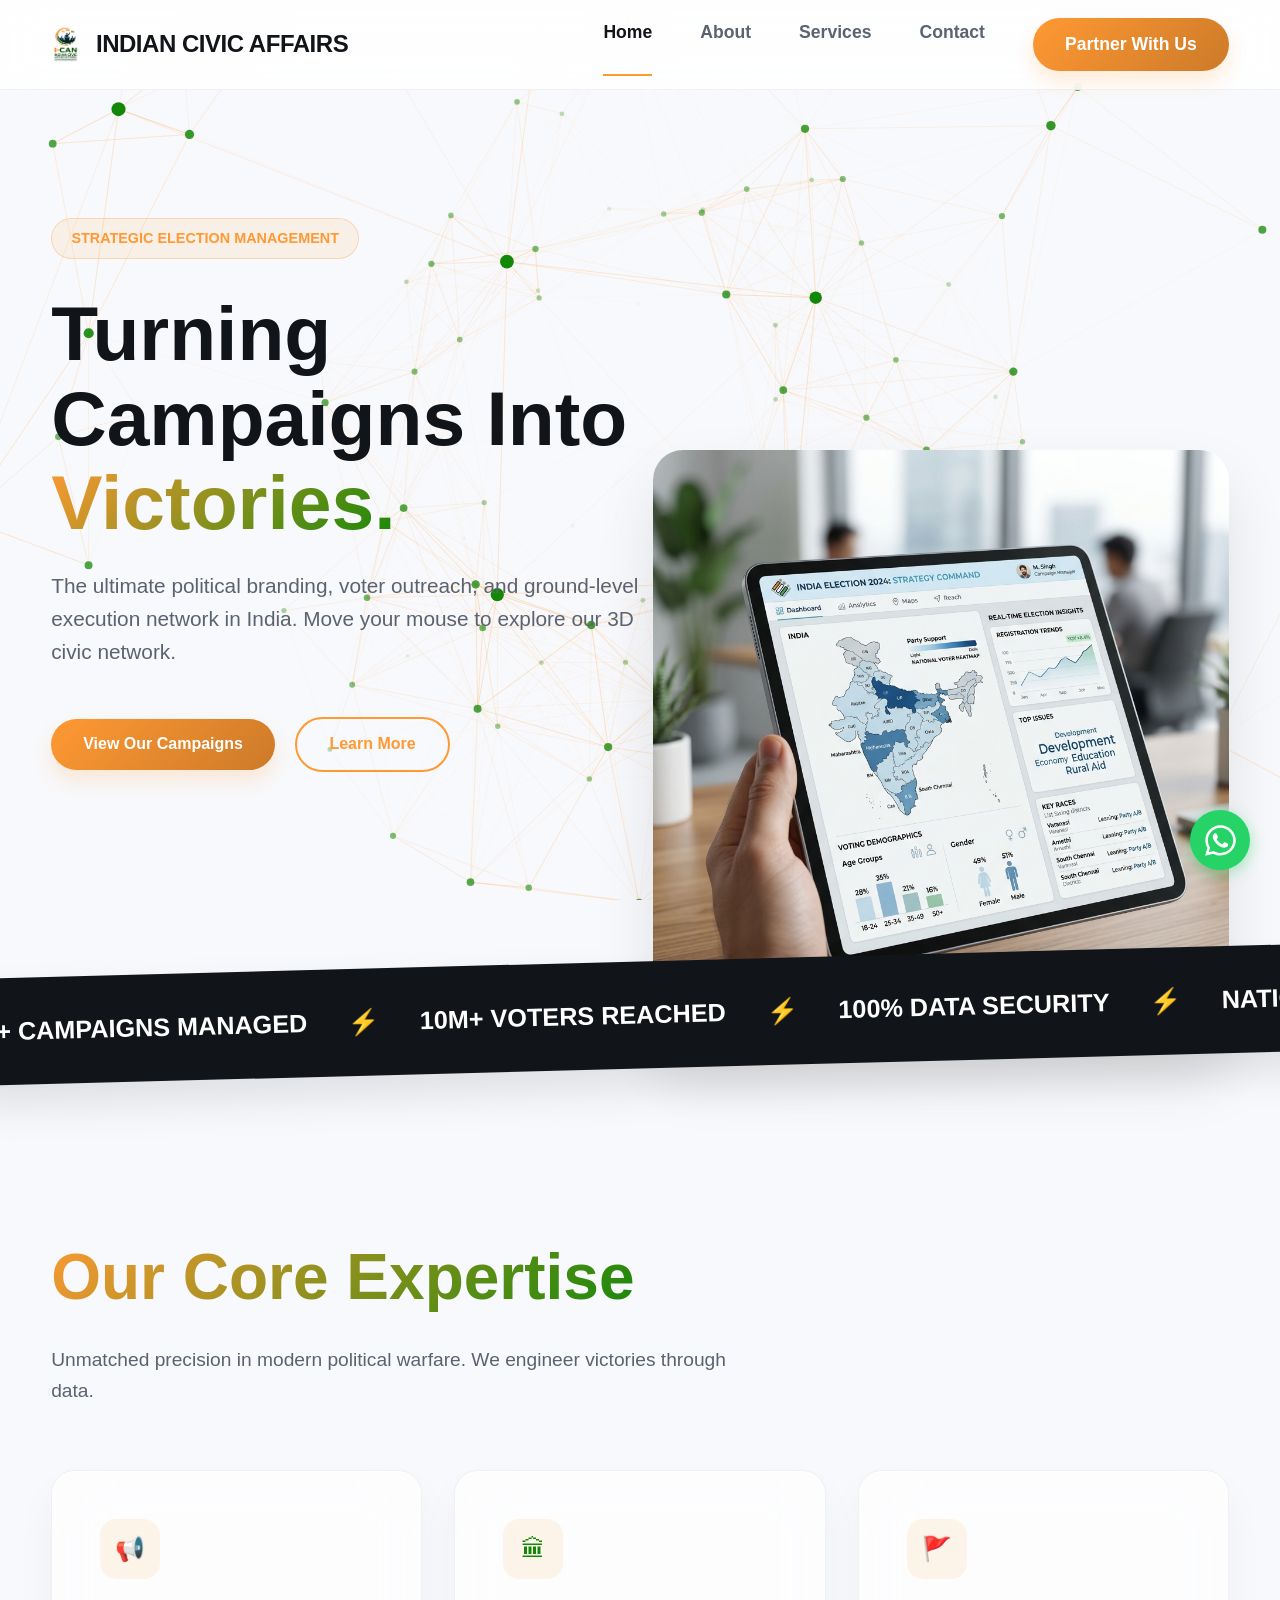
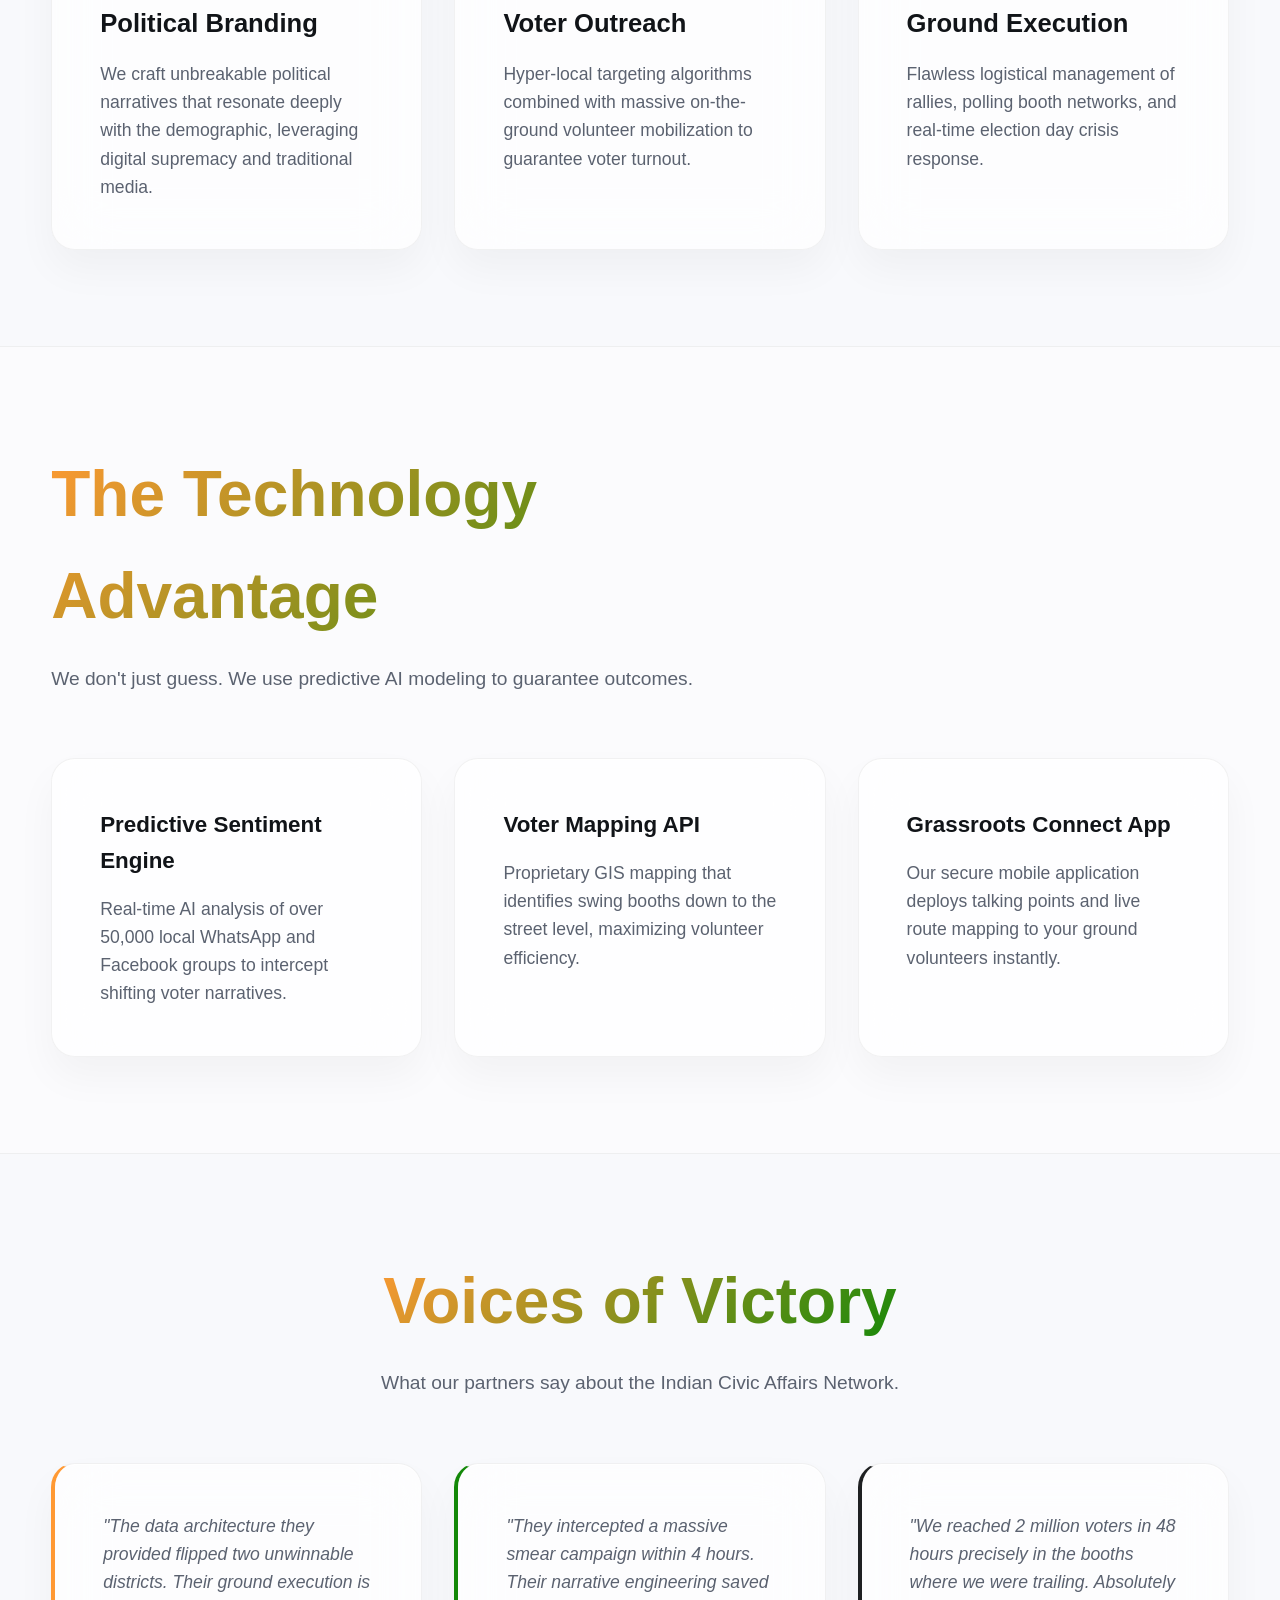
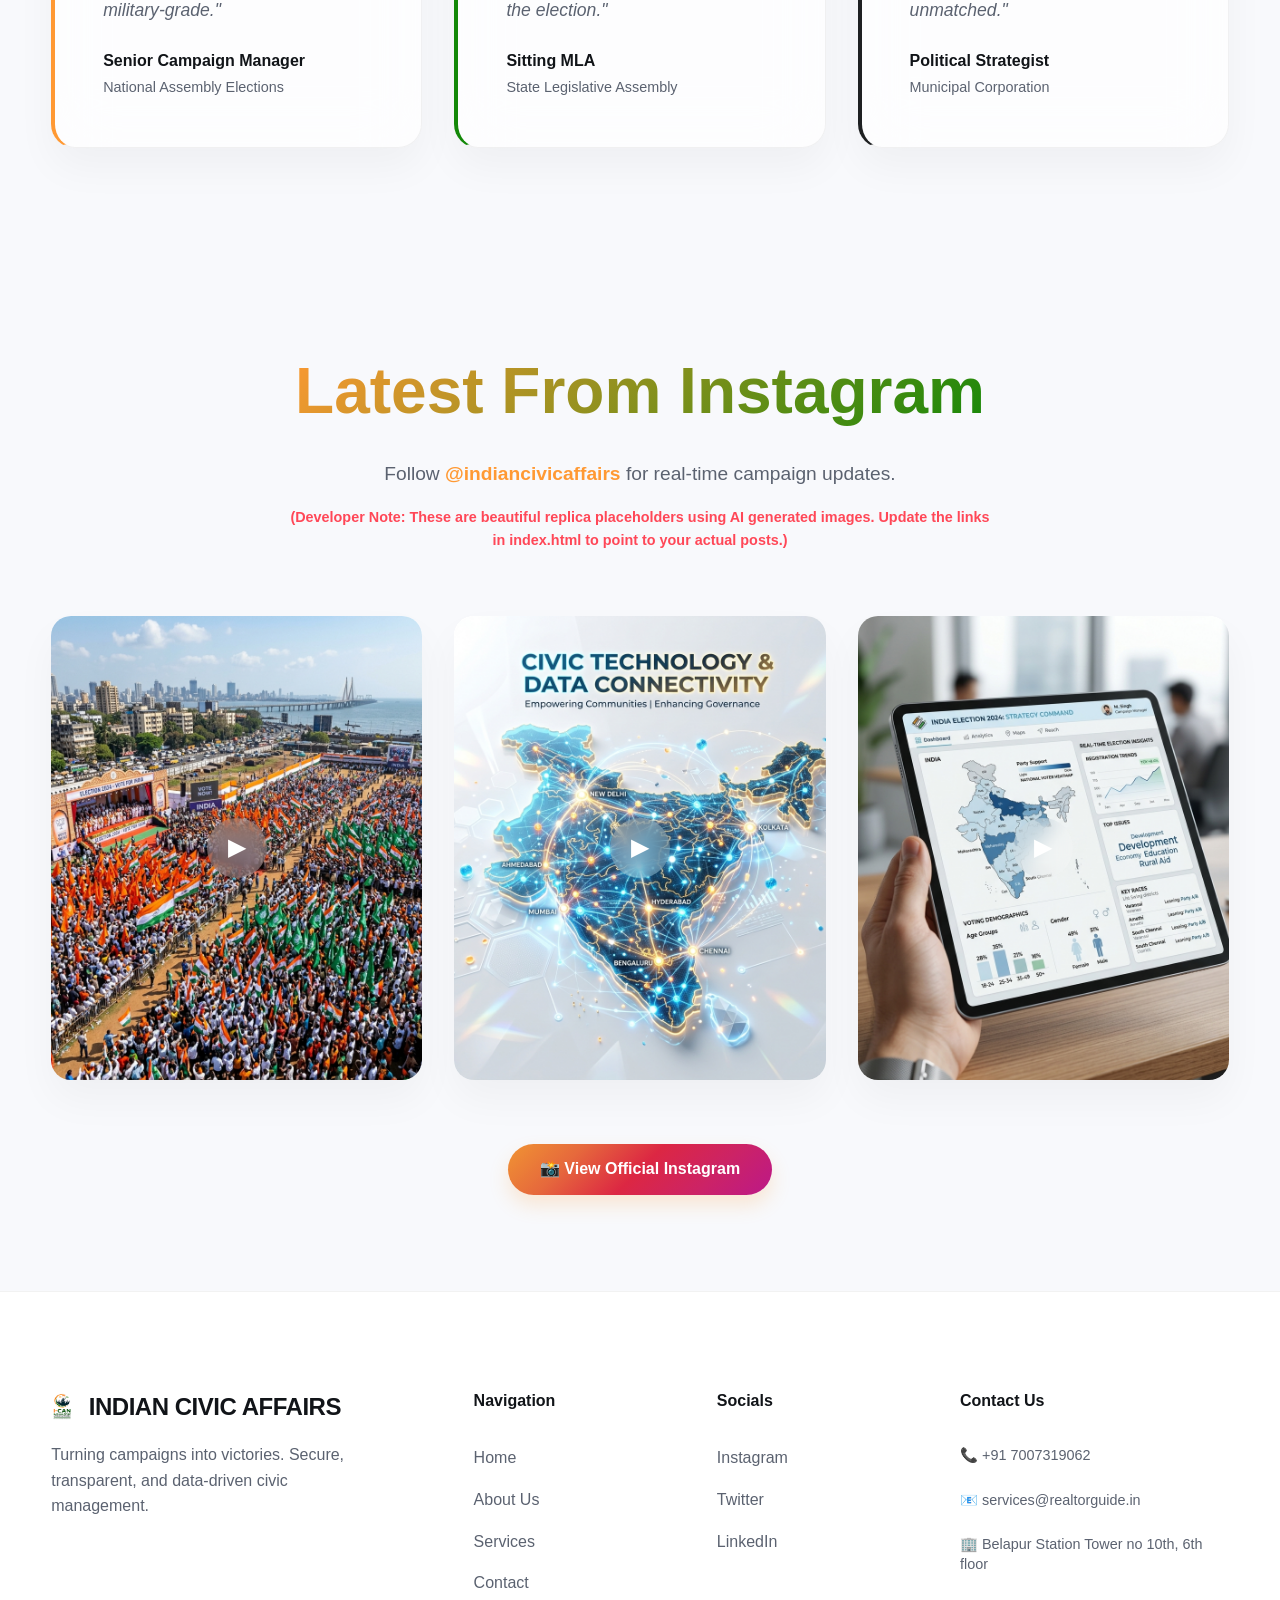
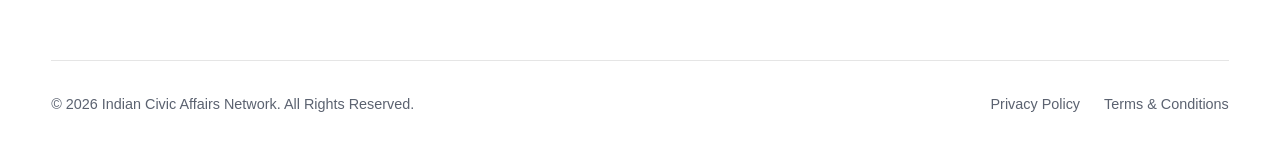
<file: index.html>
<!DOCTYPE html>
<html lang="en">
<head>
  <meta charset="UTF-8">
  <meta name="viewport" content="width=device-width, initial-scale=1.0, maximum-scale=5.0">
  <meta http-equiv="Content-Security-Policy" content="default-src 'self'; style-src 'self' 'unsafe-inline' https://fonts.googleapis.com; font-src https://fonts.gstatic.com; img-src 'self' data: https://www.instagram.com; script-src 'self' 'unsafe-inline' https://www.instagram.com; frame-src https://www.youtube.com https://www.instagram.com;">
  
  <title>Indian Civic Affairs Network | Light Theme</title>
  
  <link rel="preconnect" href="https://fonts.googleapis.com">
  <link rel="preconnect" href="https://fonts.gstatic.com" crossorigin>
  <link href="https://fonts.googleapis.com/css2?family=Outfit:wght@400;500;600;700;800;900&display=swap" rel="stylesheet">
  
  <link rel="icon" type="image/png" href="assets/images/logo.png">
  <link rel="stylesheet" href="css/styles-v4.css">
</head>
<body>
  
  <!-- WebGL 3D Canvas (Light Theme) -->
  <canvas id="canvas-3d"></canvas>

  <header>
    <div class="container">
      <a href="index.html" class="logo">
        <img src="assets/images/logo.png" alt="Logo" style="height: 40px; width: auto;"> INDIAN CIVIC AFFAIRS
      </a>
      <button class="mobile-menu-toggle">☰</button>
      <nav class="nav-links">
        <a href="index.html" class="active">Home</a>
        <a href="about.html">About</a>
        <a href="services.html">Services</a>
        <a href="contact.html">Contact</a>
        <a href="contact.html" class="btn-primary desktop-only">Partner With Us</a>
      </nav>
    </div>
  </header>

  <section class="hero">
    <div class="container">
      <div class="hero-content reveal-on-scroll">
        <span class="hero-badge">Strategic Election Management</span>
        <h1>Turning Campaigns Into <br><span class="gradient-text">Victories.</span></h1>
        <p>The ultimate political branding, voter outreach, and ground-level execution network in India. Move your mouse to explore our 3D civic network.</p>
        <a href="#instagram-gallery" class="btn-primary" style="margin-right: 1rem;">View Our Campaigns</a>
        <a href="about.html" class="btn-primary" style="background: transparent; border: 2px solid var(--accent-saffron); color: var(--accent-saffron) !important; box-shadow: none;">Learn More</a>
      </div>
      
      <div class="hero-image-wrapper reveal-on-scroll delay-2">
        <img src="assets/images/political_dashboard.png" alt="Political Data Dashboard 3D">
      </div>
    </div>
  </section>

  <!-- Massive Data Marquee (Moving Things) -->
  <section class="marquee-section">
    <div class="marquee-content">
      50+ CAMPAIGNS MANAGED <span>&#x26a1;</span> 
      10M+ VOTERS REACHED <span>&#x26a1;</span> 
      100% DATA SECURITY <span>&#x26a1;</span> 
      NATIONWIDE GROUND PRESENCE <span>&#x26a1;</span> 
      AI-POWERED NARRATIVE ENGINEERING <span>&#x26a1;</span>
      50+ CAMPAIGNS MANAGED <span>&#x26a1;</span> 
      10M+ VOTERS REACHED <span>&#x26a1;</span>
    </div>
  </section>

  <section class="section" id="features">
    <div class="container">
      <div class="section-header reveal-on-scroll">
        <h2 class="gradient-text">Our Core Expertise</h2>
        <p>Unmatched precision in modern political warfare. We engineer victories through data.</p>
      </div>
      
      <div class="grid-3">
        <div class="glass-card reveal-on-scroll delay-1">
          <div class="card-icon" style="color: var(--accent-saffron)">&#x1f4e2;</div>
          <h3>Political Branding</h3>
          <p>We craft unbreakable political narratives that resonate deeply with the demographic, leveraging digital supremacy and traditional media.</p>
        </div>
        
        <div class="glass-card reveal-on-scroll delay-2">
          <div class="card-icon" style="color: var(--accent-green)">&#x1f3db;</div>
          <h3>Voter Outreach</h3>
          <p>Hyper-local targeting algorithms combined with massive on-the-ground volunteer mobilization to guarantee voter turnout.</p>
        </div>
        
        <div class="glass-card reveal-on-scroll delay-3">
          <div class="card-icon" style="color: var(--accent-dark)">&#x1f6a9;</div>
          <h3>Ground Execution</h3>
          <p>Flawless logistical management of rallies, polling booth networks, and real-time election day crisis response.</p>
        </div>
      </div>
    </div>
  </section>

  <!-- Technology Stack Section -->
  <section class="section" style="background: rgba(255,255,255,0.4); border-top: var(--glass-border); border-bottom: var(--glass-border);">
    <div class="container">
      <div class="section-header reveal-on-scroll">
        <h2 class="gradient-text">The Technology Advantage</h2>
        <p>We don't just guess. We use predictive AI modeling to guarantee outcomes.</p>
      </div>
      <div class="grid-3">
        <div class="glass-card reveal-on-scroll delay-1">
          <h3 style="font-size: 1.4rem; color: var(--text-main);">Predictive Sentiment Engine</h3>
          <p>Real-time AI analysis of over 50,000 local WhatsApp and Facebook groups to intercept shifting voter narratives.</p>
        </div>
        <div class="glass-card reveal-on-scroll delay-2">
          <h3 style="font-size: 1.4rem; color: var(--text-main);">Voter Mapping API</h3>
          <p>Proprietary GIS mapping that identifies swing booths down to the street level, maximizing volunteer efficiency.</p>
        </div>
        <div class="glass-card reveal-on-scroll delay-3">
          <h3 style="font-size: 1.4rem; color: var(--text-main);">Grassroots Connect App</h3>
          <p>Our secure mobile application deploys talking points and live route mapping to your ground volunteers instantly.</p>
        </div>
      </div>
    </div>
  </section>

  <!-- Impact / Testimonials Section -->
  <section class="section">
    <div class="container">
      <div class="section-header reveal-on-scroll" style="text-align: center; margin: 0 auto 4rem auto;">
        <h2 class="gradient-text">Voices of Victory</h2>
        <p>What our partners say about the Indian Civic Affairs Network.</p>
      </div>
      <div class="grid-3">
        <div class="glass-card reveal-on-scroll delay-1" style="border-left: 4px solid var(--accent-saffron);">
          <p style="font-style: italic; font-size: 1.1rem; margin-bottom: 1.5rem;">"The data architecture they provided flipped two unwinnable districts. Their ground execution is military-grade."</p>
          <h4 style="font-weight: 700; color: var(--text-main);">Senior Campaign Manager</h4>
          <span style="color: var(--text-muted); font-size: 0.9rem;">National Assembly Elections</span>
        </div>
        <div class="glass-card reveal-on-scroll delay-2" style="border-left: 4px solid var(--accent-green);">
          <p style="font-style: italic; font-size: 1.1rem; margin-bottom: 1.5rem;">"They intercepted a massive smear campaign within 4 hours. Their narrative engineering saved the election."</p>
          <h4 style="font-weight: 700; color: var(--text-main);">Sitting MLA</h4>
          <span style="color: var(--text-muted); font-size: 0.9rem;">State Legislative Assembly</span>
        </div>
        <div class="glass-card reveal-on-scroll delay-3" style="border-left: 4px solid var(--accent-dark);">
          <p style="font-style: italic; font-size: 1.1rem; margin-bottom: 1.5rem;">"We reached 2 million voters in 48 hours precisely in the booths where we were trailing. Absolutely unmatched."</p>
          <h4 style="font-weight: 700; color: var(--text-main);">Political Strategist</h4>
          <span style="color: var(--text-muted); font-size: 0.9rem;">Municipal Corporation</span>
        </div>
      </div>
    </div>
  </section>

  <!-- Custom Instagram Visual Replica -->
  <section class="section" id="instagram-gallery">
    <div class="container">
      <div class="section-header reveal-on-scroll" style="text-align: center; margin: 0 auto 4rem auto;">
        <h2 class="gradient-text">Latest From Instagram</h2>
        <p>Follow <a href="https://www.instagram.com/indiancivicaffairs/" target="_blank" style="color: var(--accent-saffron); font-weight: 700; text-decoration: none;">@indiancivicaffairs</a> for real-time campaign updates.</p>
        <p style="font-size: 0.9rem; margin-top: 1rem; color: #ff4757; font-weight: 600;">(Developer Note: These are beautiful replica placeholders using AI generated images. Update the links in index.html to point to your actual posts.)</p>
      </div>
      
      <div class="insta-grid">
        <!-- Post 1 -->
        <a href="https://www.instagram.com/indiancivicaffairs/" target="_blank" class="insta-post reveal-on-scroll delay-1">
          <img src="assets/images/election_rally.png" alt="Election Rally">
          <div class="play-button">&#x25b6;</div>
          <div class="insta-overlay">
            <h3 style="font-size: 1.2rem; margin-bottom: 0.5rem;">Massive Turnout in District 4</h3>
            <p style="font-size: 0.9rem; opacity: 0.8;">Our ground team orchestrated one of the largest rallies this quarter. #Elections2026</p>
          </div>
        </a>
        
        <!-- Post 2 -->
        <a href="https://www.instagram.com/indiancivicaffairs/" target="_blank" class="insta-post reveal-on-scroll delay-2">
          <img src="assets/images/civic_tech.png" alt="Civic Tech Data">
          <div class="play-button">&#x25b6;</div>
          <div class="insta-overlay">
            <h3 style="font-size: 1.2rem; margin-bottom: 0.5rem;">Data-Driven Victory</h3>
            <p style="font-size: 0.9rem; opacity: 0.8;">Analyzing real-time voter sentiment to deploy resources exactly where they're needed.</p>
          </div>
        </a>
        
        <!-- Post 3 -->
        <a href="https://www.instagram.com/indiancivicaffairs/" target="_blank" class="insta-post reveal-on-scroll delay-3">
          <img src="assets/images/political_dashboard.png" alt="War Room Dashboard">
          <div class="play-button">&#x25b6;</div>
          <div class="insta-overlay">
            <h3 style="font-size: 1.2rem; margin-bottom: 0.5rem;">Inside the War Room</h3>
            <p style="font-size: 0.9rem; opacity: 0.8;">Our narrative engineering dashboard tracking sentiment across 50,000+ localized groups.</p>
          </div>
        </a>
      </div>
      
      <div style="text-align: center; margin-top: 4rem;">
        <a href="https://www.instagram.com/indiancivicaffairs/" target="_blank" class="btn-primary" style="background: linear-gradient(135deg, #f09433 0%, #e6683c 25%, #dc2743 50%, #cc2366 75%, #bc1888 100%);">&#x1f4f8; View Official Instagram</a>
      </div>
    </div>
  </section>

  <footer>
    <div class="container">
      <div class="footer-grid">
        <div>
          <a href="#" class="logo" style="margin-bottom: 1rem;"><img src="assets/images/logo.png" alt="Logo" style="height: 30px; width: auto;"> INDIAN CIVIC AFFAIRS</a>
          <p style="color: var(--text-muted); max-width: 300px;">Turning campaigns into victories. Secure, transparent, and data-driven civic management.</p>
        </div>
        <div class="footer-links">
          <h4>Navigation</h4>
          <a href="index.html">Home</a>
          <a href="about.html">About Us</a>
          <a href="services.html">Services</a>
          <a href="contact.html">Contact</a>
        </div>
        <div class="footer-links">
          <h4>Socials</h4>
          <a href="https://www.instagram.com/indiancivicaffairs/" target="_blank">Instagram</a>
          <a href="#">Twitter</a>
          <a href="#">LinkedIn</a>
        </div>
        <div class="footer-links">
          <h4>Contact Us</h4>
          <p style="color: var(--text-muted); font-size: 0.9rem; margin-bottom: 0.5rem; line-height: 1.4;">📞 +91 7007319062</p>
          <p style="color: var(--text-muted); font-size: 0.9rem; margin-bottom: 0.5rem; line-height: 1.4;">📧 services@realtorguide.in</p>
          <p style="color: var(--text-muted); font-size: 0.9rem; line-height: 1.4;">🏢 Belapur Station Tower no 10th, 6th floor</p>
        </div>
      </div>
      <div style="border-top: 1px solid rgba(0,0,0,0.1); padding-top: 2rem; display: flex; justify-content: space-between; align-items: center; flex-wrap: wrap;">
        <span style="color: var(--text-muted); font-size: 0.9rem;">&copy; 2026 Indian Civic Affairs Network. All Rights Reserved.</span>
        <div style="display: flex; gap: 1.5rem;">
          <a href="privacy.html" style="color: var(--text-muted); text-decoration: none; font-size: 0.9rem;">Privacy Policy</a>
          <a href="terms.html" style="color: var(--text-muted); text-decoration: none; font-size: 0.9rem;">Terms & Conditions</a>
        </div>
      </div>
    </div>
  </footer>

  <a href="https://wa.me/917007319062?text=Hello%20Indian%20Civic%20Affairs,%20I%20would%20like%20to%20know%20more%20about%20your%20services." target="_blank" class="whatsapp-float">
    <svg xmlns="http://www.w3.org/2000/svg" viewBox="0 0 448 512" fill="currentColor"><path d="M380.9 97.1C339 55.1 283.2 32 223.9 32c-122.4 0-222 99.6-222 222 0 39.1 10.2 77.3 29.6 111L0 480l117.7-30.9c32.4 17.7 68.9 27 106.1 27h.1c122.3 0 224.1-99.6 224.1-222 0-59.3-25.2-115-67.1-157zm-157 341.6c-33.2 0-65.7-8.9-94-25.7l-6.7-4-69.8 18.3L72 359.2l-4.4-7c-18.5-29.4-28.2-63.3-28.2-98.2 0-101.7 82.8-184.5 184.6-184.5 49.3 0 95.6 19.2 130.4 54.1 34.8 34.9 56.2 81.2 56.1 130.5 0 101.8-84.9 184.6-186.6 184.6zm101.2-138.2c-5.5-2.8-32.8-16.2-37.9-18-5.1-1.9-8.8-2.8-12.5 2.8-3.7 5.6-14.3 18-17.6 21.8-3.2 3.7-6.5 4.2-12 1.4-32.6-16.3-54-29.1-75.5-66-5.7-9.8 5.7-9.1 16.3-30.3 1.8-3.7 .9-6.9-.5-9.7-1.4-2.8-12.5-30.1-17.1-41.2-4.5-10.8-9.1-9.3-12.5-9.5-3.2-.2-6.9-.2-10.6-.2-3.7 0-9.7 1.4-14.8 6.9-5.1 5.6-19.4 19-19.4 46.3 0 27.3 19.9 53.7 22.6 57.4 2.8 3.7 39.1 59.7 94.8 83.8 35.2 15.2 49 16.5 66.6 13.9 10.7-1.6 32.8-13.4 37.4-26.4 4.6-13 4.6-24.1 3.2-26.4-1.3-2.5-5-3.9-10.5-6.6z"/></svg>
  </a>

  <script src="js/engine-3d-light.js"></script>
</body>
</html>
</file>
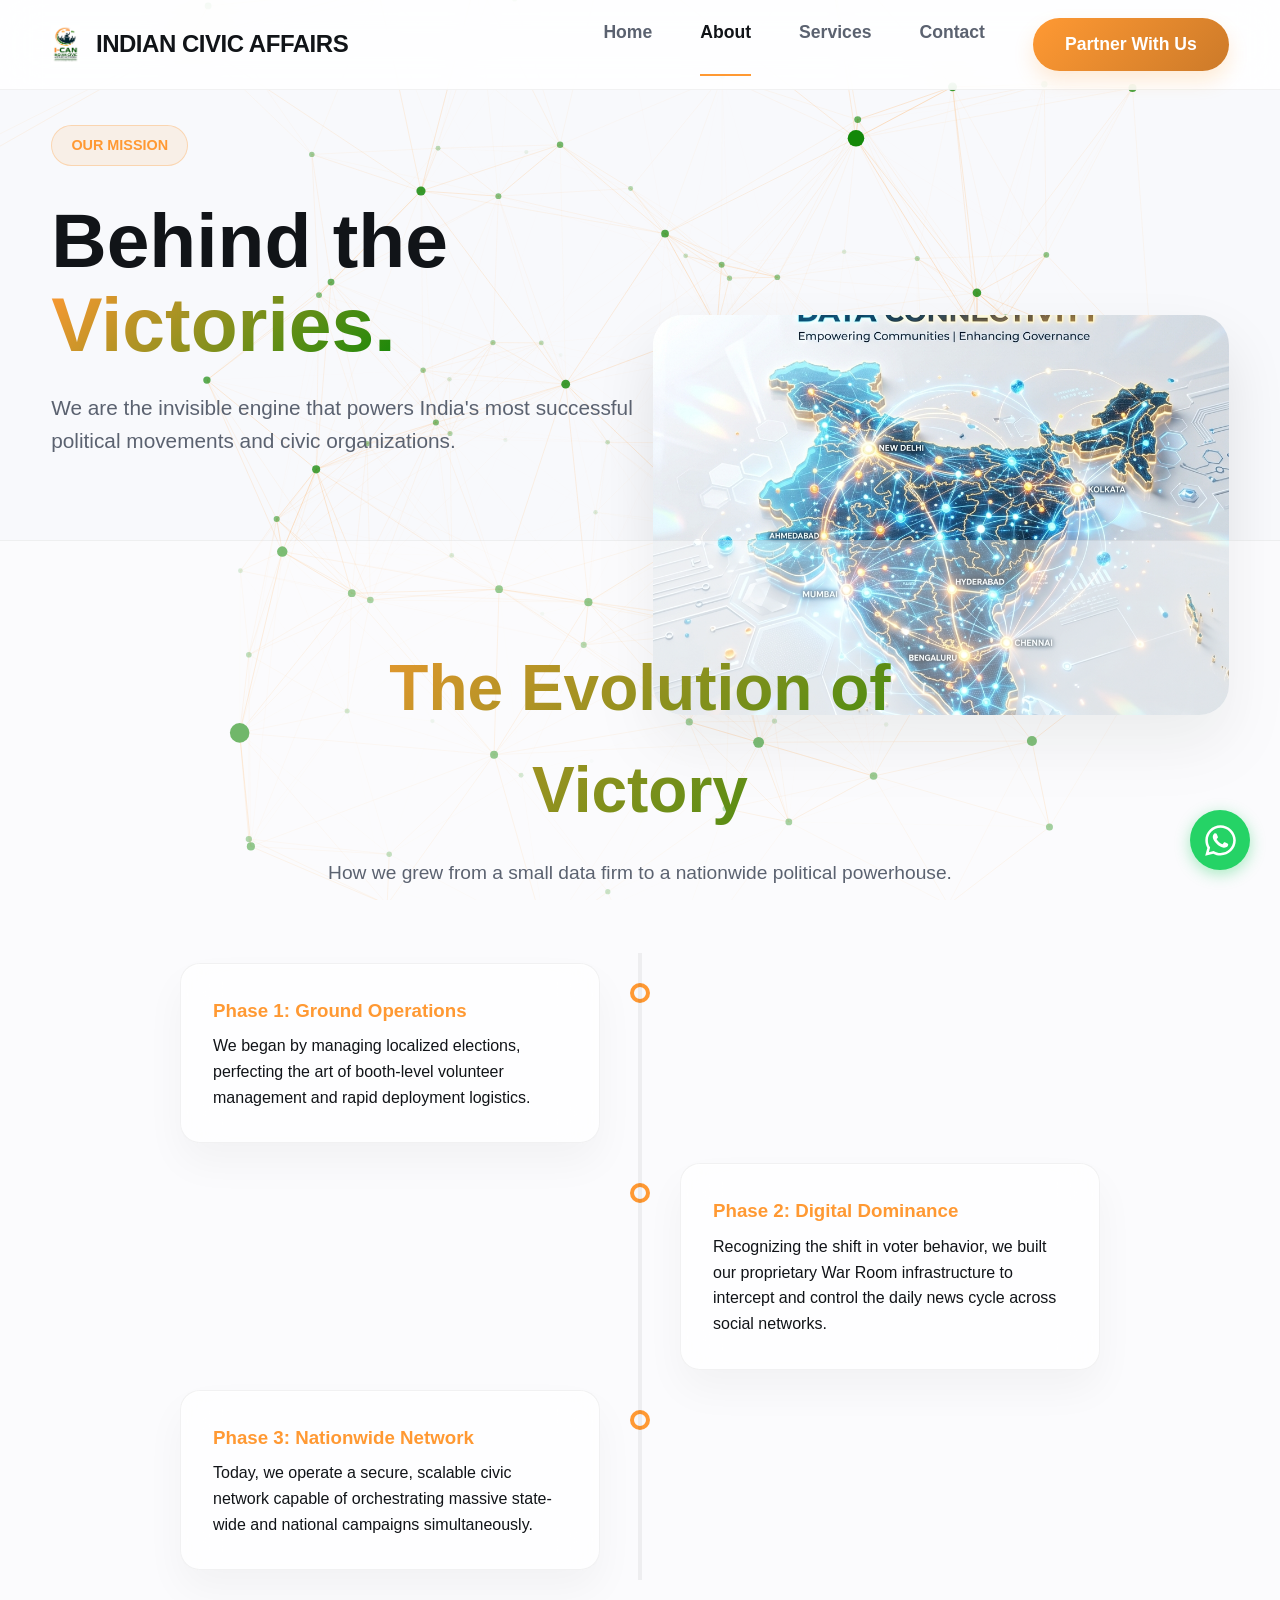
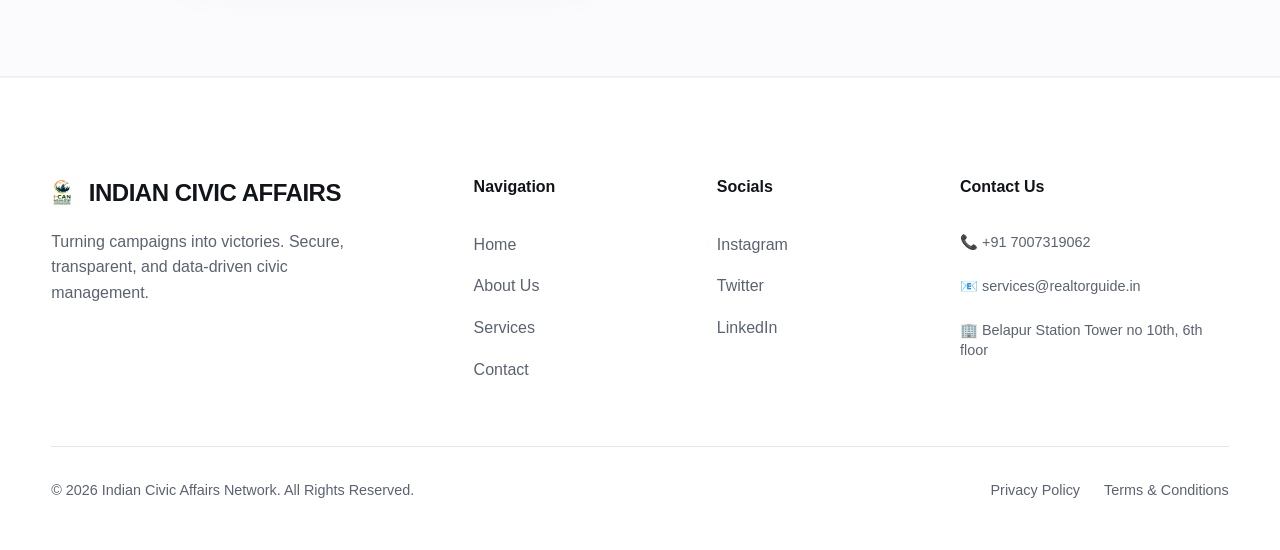
<file: about.html>
<!DOCTYPE html>
<html lang="en">
<head>
  <meta charset="UTF-8">
  <meta name="viewport" content="width=device-width, initial-scale=1.0, maximum-scale=5.0">
  <meta http-equiv="Content-Security-Policy" content="default-src 'self'; style-src 'self' 'unsafe-inline' https://fonts.googleapis.com; font-src https://fonts.gstatic.com; img-src 'self' data: https://www.instagram.com; script-src 'self' 'unsafe-inline' https://www.instagram.com;">
  
  <title>About | Indian Civic Affairs Network</title>
  
  <link rel="preconnect" href="https://fonts.googleapis.com">
  <link rel="preconnect" href="https://fonts.gstatic.com" crossorigin>
  <link href="https://fonts.googleapis.com/css2?family=Outfit:wght@400;500;600;700;800;900&display=swap" rel="stylesheet">
  <link rel="icon" type="image/png" href="assets/images/logo.png">
  <link rel="stylesheet" href="css/styles-v4.css">
</head>
<body>
  
  <canvas id="canvas-3d"></canvas>

  <header>
    <div class="container">
      <a href="index.html" class="logo">
        <img src="assets/images/logo.png" alt="Logo" style="height: 40px; width: auto;"> INDIAN CIVIC AFFAIRS
      </a>
      <button class="mobile-menu-toggle">☰</button>
      <nav class="nav-links">
        <a href="index.html">Home</a>
        <a href="about.html" class="active">About</a>
        <a href="services.html">Services</a>
        <a href="contact.html">Contact</a>
        <a href="contact.html" class="btn-primary desktop-only">Partner With Us</a>
      </nav>
    </div>
  </header>

  <section class="hero" style="min-height: 60vh;">
    <div class="container reveal-on-scroll">
      <div class="hero-content">
        <span class="hero-badge">Our Mission</span>
        <h1>Behind the <span class="gradient-text">Victories.</span></h1>
        <p>We are the invisible engine that powers India's most successful political movements and civic organizations.</p>
      </div>
      <div class="hero-image-wrapper reveal-on-scroll delay-2" style="height: 400px;">
        <img src="assets/images/civic_tech.png" alt="Civic Tech Node Map">
      </div>
    </div>
  </section>

  <!-- 3D Timeline ("More info and moving things") -->
  <section class="section" style="background: rgba(255,255,255,0.4); border-top: var(--glass-border); border-bottom: var(--glass-border);">
    <div class="container">
      <div class="section-header reveal-on-scroll" style="text-align: center; margin: 0 auto 4rem auto;">
        <h2 class="gradient-text">The Evolution of Victory</h2>
        <p>How we grew from a small data firm to a nationwide political powerhouse.</p>
      </div>
      
      <div class="timeline">
        <div class="timeline-item left-side reveal-on-scroll">
          <div class="timeline-content">
            <h3>Phase 1: Ground Operations</h3>
            <p>We began by managing localized elections, perfecting the art of booth-level volunteer management and rapid deployment logistics.</p>
          </div>
        </div>
        
        <div class="timeline-item right-side reveal-on-scroll">
          <div class="timeline-content">
            <h3>Phase 2: Digital Dominance</h3>
            <p>Recognizing the shift in voter behavior, we built our proprietary War Room infrastructure to intercept and control the daily news cycle across social networks.</p>
          </div>
        </div>
        
        <div class="timeline-item left-side reveal-on-scroll">
          <div class="timeline-content">
            <h3>Phase 3: Nationwide Network</h3>
            <p>Today, we operate a secure, scalable civic network capable of orchestrating massive state-wide and national campaigns simultaneously.</p>
          </div>
        </div>
      </div>
    </div>
  </section>

  <footer>
    <div class="container">
      <div class="footer-grid">
        <div>
          <a href="#" class="logo" style="margin-bottom: 1rem;"><img src="assets/images/logo.png" alt="Logo" style="height: 30px; width: auto;"> INDIAN CIVIC AFFAIRS</a>
          <p style="color: var(--text-muted); max-width: 300px;">Turning campaigns into victories. Secure, transparent, and data-driven civic management.</p>
        </div>
        <div class="footer-links">
          <h4>Navigation</h4>
          <a href="index.html">Home</a>
          <a href="about.html">About Us</a>
          <a href="services.html">Services</a>
          <a href="contact.html">Contact</a>
        </div>
        <div class="footer-links">
          <h4>Socials</h4>
          <a href="https://www.instagram.com/indiancivicaffairs/" target="_blank">Instagram</a>
          <a href="#">Twitter</a>
          <a href="#">LinkedIn</a>
        </div>
        <div class="footer-links">
          <h4>Contact Us</h4>
          <p style="color: var(--text-muted); font-size: 0.9rem; margin-bottom: 0.5rem; line-height: 1.4;">📞 +91 7007319062</p>
          <p style="color: var(--text-muted); font-size: 0.9rem; margin-bottom: 0.5rem; line-height: 1.4;">📧 services@realtorguide.in</p>
          <p style="color: var(--text-muted); font-size: 0.9rem; line-height: 1.4;">🏢 Belapur Station Tower no 10th, 6th floor</p>
        </div>
      </div>
      <div style="border-top: 1px solid rgba(0,0,0,0.1); padding-top: 2rem; display: flex; justify-content: space-between; align-items: center; flex-wrap: wrap;">
        <span style="color: var(--text-muted); font-size: 0.9rem;">&copy; 2026 Indian Civic Affairs Network. All Rights Reserved.</span>
        <div style="display: flex; gap: 1.5rem;">
          <a href="privacy.html" style="color: var(--text-muted); text-decoration: none; font-size: 0.9rem;">Privacy Policy</a>
          <a href="terms.html" style="color: var(--text-muted); text-decoration: none; font-size: 0.9rem;">Terms & Conditions</a>
        </div>
      </div>
    </div>
  </footer>

  <a href="https://wa.me/917007319062?text=Hello%20Indian%20Civic%20Affairs,%20I%20would%20like%20to%20know%20more%20about%20your%20services." target="_blank" class="whatsapp-float">
    <svg xmlns="http://www.w3.org/2000/svg" viewBox="0 0 448 512" fill="currentColor"><path d="M380.9 97.1C339 55.1 283.2 32 223.9 32c-122.4 0-222 99.6-222 222 0 39.1 10.2 77.3 29.6 111L0 480l117.7-30.9c32.4 17.7 68.9 27 106.1 27h.1c122.3 0 224.1-99.6 224.1-222 0-59.3-25.2-115-67.1-157zm-157 341.6c-33.2 0-65.7-8.9-94-25.7l-6.7-4-69.8 18.3L72 359.2l-4.4-7c-18.5-29.4-28.2-63.3-28.2-98.2 0-101.7 82.8-184.5 184.6-184.5 49.3 0 95.6 19.2 130.4 54.1 34.8 34.9 56.2 81.2 56.1 130.5 0 101.8-84.9 184.6-186.6 184.6zm101.2-138.2c-5.5-2.8-32.8-16.2-37.9-18-5.1-1.9-8.8-2.8-12.5 2.8-3.7 5.6-14.3 18-17.6 21.8-3.2 3.7-6.5 4.2-12 1.4-32.6-16.3-54-29.1-75.5-66-5.7-9.8 5.7-9.1 16.3-30.3 1.8-3.7 .9-6.9-.5-9.7-1.4-2.8-12.5-30.1-17.1-41.2-4.5-10.8-9.1-9.3-12.5-9.5-3.2-.2-6.9-.2-10.6-.2-3.7 0-9.7 1.4-14.8 6.9-5.1 5.6-19.4 19-19.4 46.3 0 27.3 19.9 53.7 22.6 57.4 2.8 3.7 39.1 59.7 94.8 83.8 35.2 15.2 49 16.5 66.6 13.9 10.7-1.6 32.8-13.4 37.4-26.4 4.6-13 4.6-24.1 3.2-26.4-1.3-2.5-5-3.9-10.5-6.6z"/></svg>
  </a>

  <script src="js/engine-3d-light.js"></script>
</body>
</html>
</file>
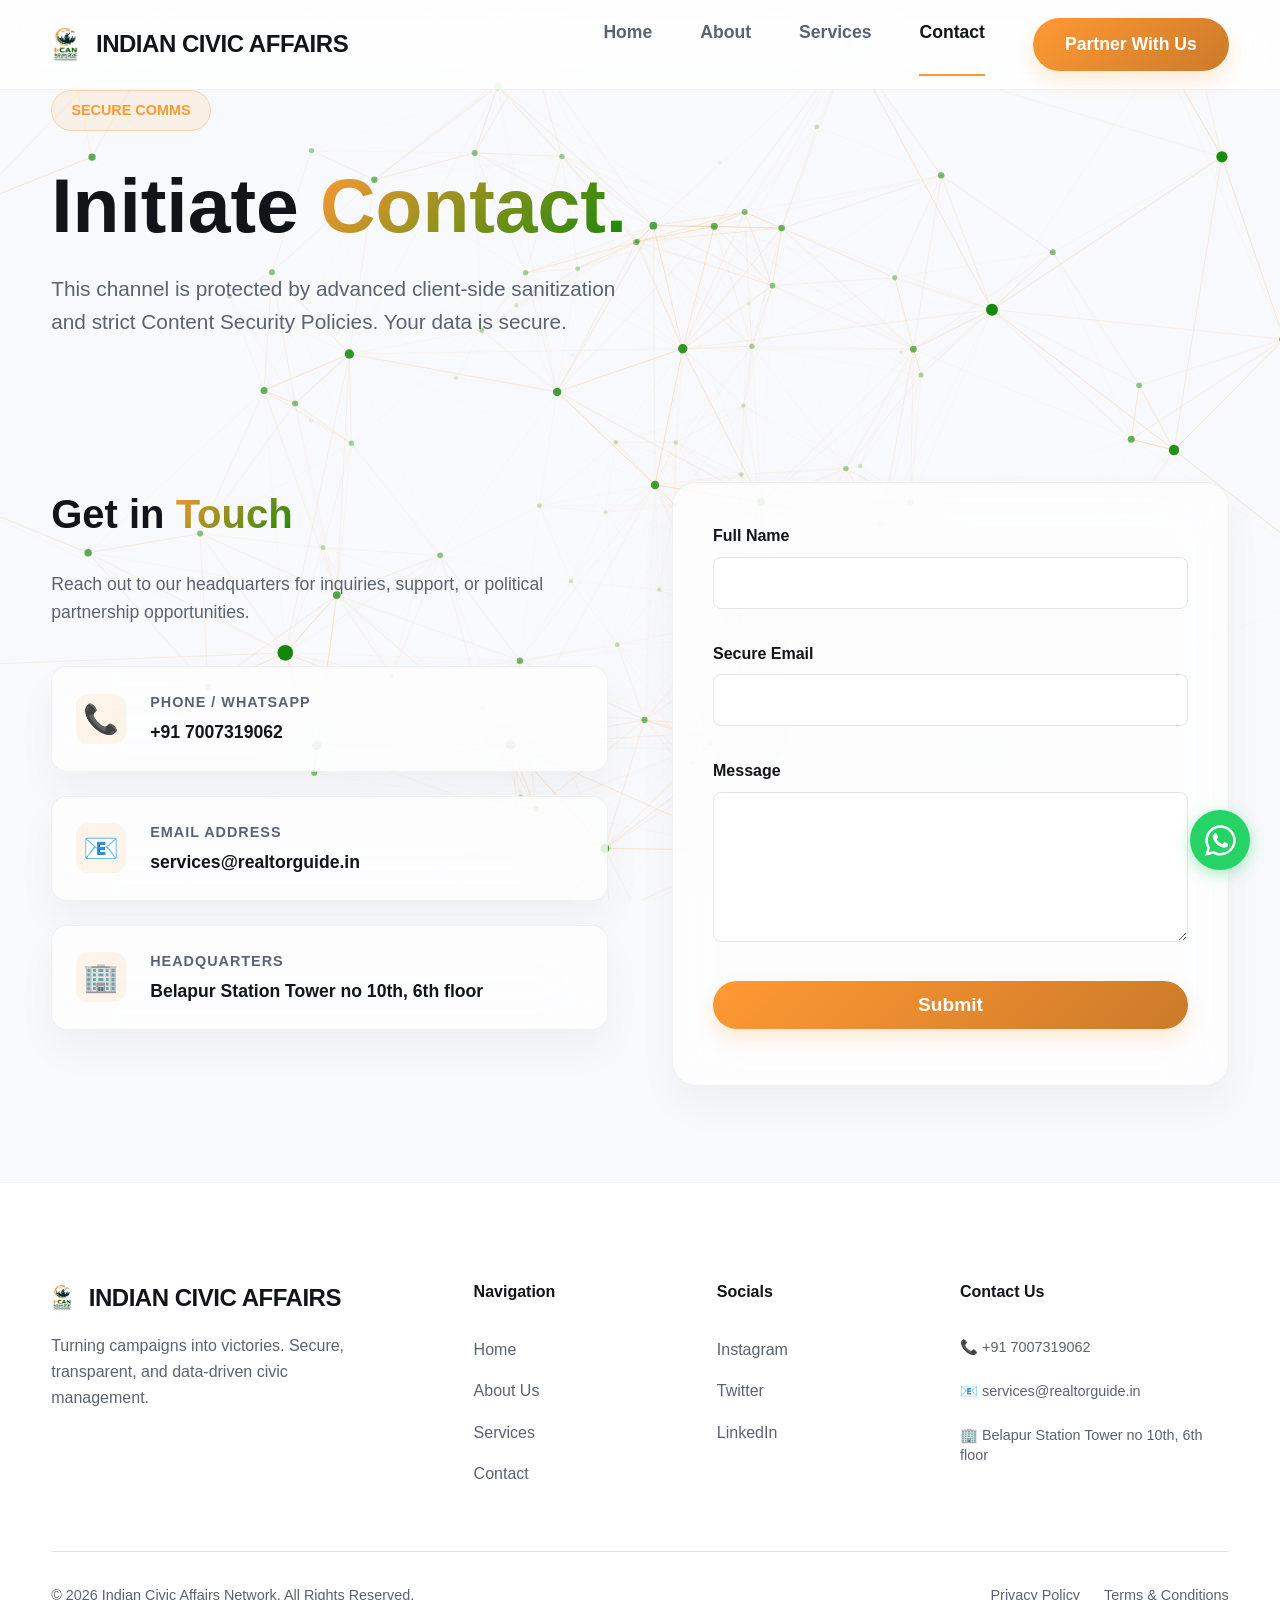
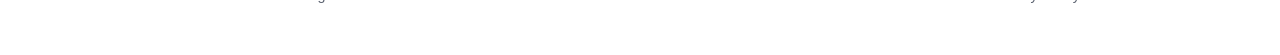
<file: contact.html>
<!DOCTYPE html>
<html lang="en">
<head>
  <meta charset="UTF-8">
  <meta name="viewport" content="width=device-width, initial-scale=1.0, maximum-scale=5.0">
  <meta http-equiv="Content-Security-Policy" content="default-src 'self'; style-src 'self' 'unsafe-inline' https://fonts.googleapis.com; font-src https://fonts.gstatic.com; script-src 'self' 'unsafe-inline' https://script.google.com; frame-src 'none'; connect-src 'self' https://script.google.com;">
  
  <title>Contact | Indian Civic Affairs Network</title>
  
  <link rel="preconnect" href="https://fonts.googleapis.com">
  <link rel="preconnect" href="https://fonts.gstatic.com" crossorigin>
  <link href="https://fonts.googleapis.com/css2?family=Outfit:wght@400;500;600;700;800;900&display=swap" rel="stylesheet">
  <link rel="icon" type="image/png" href="assets/images/logo.png">
  <link rel="stylesheet" href="css/styles-v4.css">
</head>
<body>
  
  <canvas id="canvas-3d"></canvas>

  <header>
    <div class="container">
      <a href="index.html" class="logo">
        <img src="assets/images/logo.png" alt="Logo" style="height: 40px; width: auto;"> INDIAN CIVIC AFFAIRS
      </a>
      <button class="mobile-menu-toggle">☰</button>
      <nav class="nav-links">
        <a href="index.html">Home</a>
        <a href="about.html">About</a>
        <a href="services.html">Services</a>
        <a href="contact.html" class="active">Contact</a>
        <a href="contact.html" class="btn-primary desktop-only">Partner With Us</a>
      </nav>
    </div>
  </header>

  <section class="hero" style="min-height: 40vh;">
    <div class="container reveal-on-scroll">
      <div class="hero-content">
        <span class="hero-badge">Secure Comms</span>
        <h1>Initiate <span class="gradient-text">Contact.</span></h1>
        <p>This channel is protected by advanced client-side sanitization and strict Content Security Policies. Your data is secure.</p>
      </div>
    </div>
  </section>

  <section class="section">
    <div class="container" style="display: grid; grid-template-columns: repeat(auto-fit, minmax(320px, 1fr)); gap: 4rem; align-items: start;">
      
      <div class="contact-info reveal-on-scroll">
        <h2 style="font-size: 2.5rem; margin-bottom: 1.5rem;">Get in <span class="gradient-text">Touch</span></h2>
        <p style="color: var(--text-muted); margin-bottom: 2.5rem; font-size: 1.1rem; line-height: 1.6;">Reach out to our headquarters for inquiries, support, or political partnership opportunities.</p>
        
        <div style="display: flex; flex-direction: column; gap: 1.5rem;">
          <div class="glass-card" style="padding: 1.5rem; border-radius: 16px; display: flex; align-items: center; gap: 1.5rem; transition: transform 0.3s ease;">
            <div style="font-size: 1.8rem; background: rgba(255,153,51,0.1); width: 50px; height: 50px; display: flex; align-items: center; justify-content: center; border-radius: 12px;">📞</div>
            <div>
              <div style="font-size: 0.9rem; color: var(--text-muted); font-weight: 600; text-transform: uppercase; letter-spacing: 1px; margin-bottom: 4px;">Phone / WhatsApp</div>
              <div style="font-weight: 700; color: var(--text-main); font-size: 1.1rem;">+91 7007319062</div>
            </div>
          </div>
          
          <div class="glass-card" style="padding: 1.5rem; border-radius: 16px; display: flex; align-items: center; gap: 1.5rem; transition: transform 0.3s ease;">
            <div style="font-size: 1.8rem; background: rgba(255,153,51,0.1); width: 50px; height: 50px; display: flex; align-items: center; justify-content: center; border-radius: 12px;">📧</div>
            <div>
              <div style="font-size: 0.9rem; color: var(--text-muted); font-weight: 600; text-transform: uppercase; letter-spacing: 1px; margin-bottom: 4px;">Email Address</div>
              <div style="font-weight: 700; color: var(--text-main); font-size: 1.1rem;">services@realtorguide.in</div>
            </div>
          </div>
          
          <div class="glass-card" style="padding: 1.5rem; border-radius: 16px; display: flex; align-items: center; gap: 1.5rem; transition: transform 0.3s ease;">
            <div style="font-size: 1.8rem; background: rgba(255,153,51,0.1); width: 50px; height: 50px; display: flex; align-items: center; justify-content: center; border-radius: 12px;">🏢</div>
            <div>
              <div style="font-size: 0.9rem; color: var(--text-muted); font-weight: 600; text-transform: uppercase; letter-spacing: 1px; margin-bottom: 4px;">Headquarters</div>
              <div style="font-weight: 700; color: var(--text-main); font-size: 1.1rem;">Belapur Station Tower no 10th, 6th floor</div>
            </div>
          </div>
        </div>
      </div>

      <div class="glass-card contact-form reveal-on-scroll delay-1" style="width: 100%; padding: 2.5rem;">
        
        <!-- SECURE FORM (Light Theme adjustments) -->
        <form id="secure-contact-form">
          <div class="form-group" style="margin-bottom: 2rem;">
            <label class="form-label" for="name" style="display: block; font-weight: 700; margin-bottom: 0.5rem;">Full Name</label>
            <input type="text" id="name" name="name" class="form-control" required autocomplete="off" pattern="^[a-zA-Z\s]+$" title="Only letters and spaces allowed for security." style="width: 100%; padding: 1rem; border-radius: 8px; border: 1px solid rgba(0,0,0,0.1); font-family: inherit; font-size: 1rem; background: #fff;">
          </div>
          
          <div class="form-group" style="margin-bottom: 2rem;">
            <label class="form-label" for="email" style="display: block; font-weight: 700; margin-bottom: 0.5rem;">Secure Email</label>
            <input type="email" id="email" name="email" class="form-control" required autocomplete="off" style="width: 100%; padding: 1rem; border-radius: 8px; border: 1px solid rgba(0,0,0,0.1); font-family: inherit; font-size: 1rem; background: #fff;">
          </div>
          
          <div class="form-group" style="margin-bottom: 2rem;">
            <label class="form-label" for="message" style="display: block; font-weight: 700; margin-bottom: 0.5rem;">Message</label>
            <textarea id="message" name="message" class="form-control" required style="width: 100%; padding: 1rem; border-radius: 8px; border: 1px solid rgba(0,0,0,0.1); font-family: inherit; font-size: 1rem; background: #fff; min-height: 150px;"></textarea>
          </div>
          
          <button type="submit" class="btn-primary" style="width: 100%; font-size: 1.2rem;">Submit</button>
          
          <div id="form-status" style="margin-top: 1rem; text-align: center; font-weight: 600;"></div>
        </form>
        
      </div>
    </div>
  </section>

  <footer>
    <div class="container">
      <div class="footer-grid">
        <div>
          <a href="#" class="logo" style="margin-bottom: 1rem;"><img src="assets/images/logo.png" alt="Logo" style="height: 30px; width: auto;"> INDIAN CIVIC AFFAIRS</a>
          <p style="color: var(--text-muted); max-width: 300px;">Turning campaigns into victories. Secure, transparent, and data-driven civic management.</p>
        </div>
        <div class="footer-links">
          <h4>Navigation</h4>
          <a href="index.html">Home</a>
          <a href="about.html">About Us</a>
          <a href="services.html">Services</a>
          <a href="contact.html">Contact</a>
        </div>
        <div class="footer-links">
          <h4>Socials</h4>
          <a href="https://www.instagram.com/indiancivicaffairs/" target="_blank">Instagram</a>
          <a href="#">Twitter</a>
          <a href="#">LinkedIn</a>
        </div>
        <div class="footer-links">
          <h4>Contact Us</h4>
          <p style="color: var(--text-muted); font-size: 0.9rem; margin-bottom: 0.5rem; line-height: 1.4;">📞 +91 7007319062</p>
          <p style="color: var(--text-muted); font-size: 0.9rem; margin-bottom: 0.5rem; line-height: 1.4;">📧 services@realtorguide.in</p>
          <p style="color: var(--text-muted); font-size: 0.9rem; line-height: 1.4;">🏢 Belapur Station Tower no 10th, 6th floor</p>
        </div>
      </div>
      <div style="border-top: 1px solid rgba(0,0,0,0.1); padding-top: 2rem; display: flex; justify-content: space-between; align-items: center; flex-wrap: wrap;">
        <span style="color: var(--text-muted); font-size: 0.9rem;">&copy; 2026 Indian Civic Affairs Network. All Rights Reserved.</span>
        <div style="display: flex; gap: 1.5rem;">
          <a href="privacy.html" style="color: var(--text-muted); text-decoration: none; font-size: 0.9rem;">Privacy Policy</a>
          <a href="terms.html" style="color: var(--text-muted); text-decoration: none; font-size: 0.9rem;">Terms & Conditions</a>
        </div>
      </div>
    </div>
  </footer>

  <a href="https://wa.me/917007319062?text=Hello%20Indian%20Civic%20Affairs,%20I%20would%20like%20to%20know%20more%20about%20your%20services." target="_blank" class="whatsapp-float">
    <svg xmlns="http://www.w3.org/2000/svg" viewBox="0 0 448 512" fill="currentColor"><path d="M380.9 97.1C339 55.1 283.2 32 223.9 32c-122.4 0-222 99.6-222 222 0 39.1 10.2 77.3 29.6 111L0 480l117.7-30.9c32.4 17.7 68.9 27 106.1 27h.1c122.3 0 224.1-99.6 224.1-222 0-59.3-25.2-115-67.1-157zm-157 341.6c-33.2 0-65.7-8.9-94-25.7l-6.7-4-69.8 18.3L72 359.2l-4.4-7c-18.5-29.4-28.2-63.3-28.2-98.2 0-101.7 82.8-184.5 184.6-184.5 49.3 0 95.6 19.2 130.4 54.1 34.8 34.9 56.2 81.2 56.1 130.5 0 101.8-84.9 184.6-186.6 184.6zm101.2-138.2c-5.5-2.8-32.8-16.2-37.9-18-5.1-1.9-8.8-2.8-12.5 2.8-3.7 5.6-14.3 18-17.6 21.8-3.2 3.7-6.5 4.2-12 1.4-32.6-16.3-54-29.1-75.5-66-5.7-9.8 5.7-9.1 16.3-30.3 1.8-3.7 .9-6.9-.5-9.7-1.4-2.8-12.5-30.1-17.1-41.2-4.5-10.8-9.1-9.3-12.5-9.5-3.2-.2-6.9-.2-10.6-.2-3.7 0-9.7 1.4-14.8 6.9-5.1 5.6-19.4 19-19.4 46.3 0 27.3 19.9 53.7 22.6 57.4 2.8 3.7 39.1 59.7 94.8 83.8 35.2 15.2 49 16.5 66.6 13.9 10.7-1.6 32.8-13.4 37.4-26.4 4.6-13 4.6-24.1 3.2-26.4-1.3-2.5-5-3.9-10.5-6.6z"/></svg>
  </a>

  <script src="js/engine-3d-light.js"></script>
  <script src="js/secure-form.js"></script>
</body>
</html>
</file>
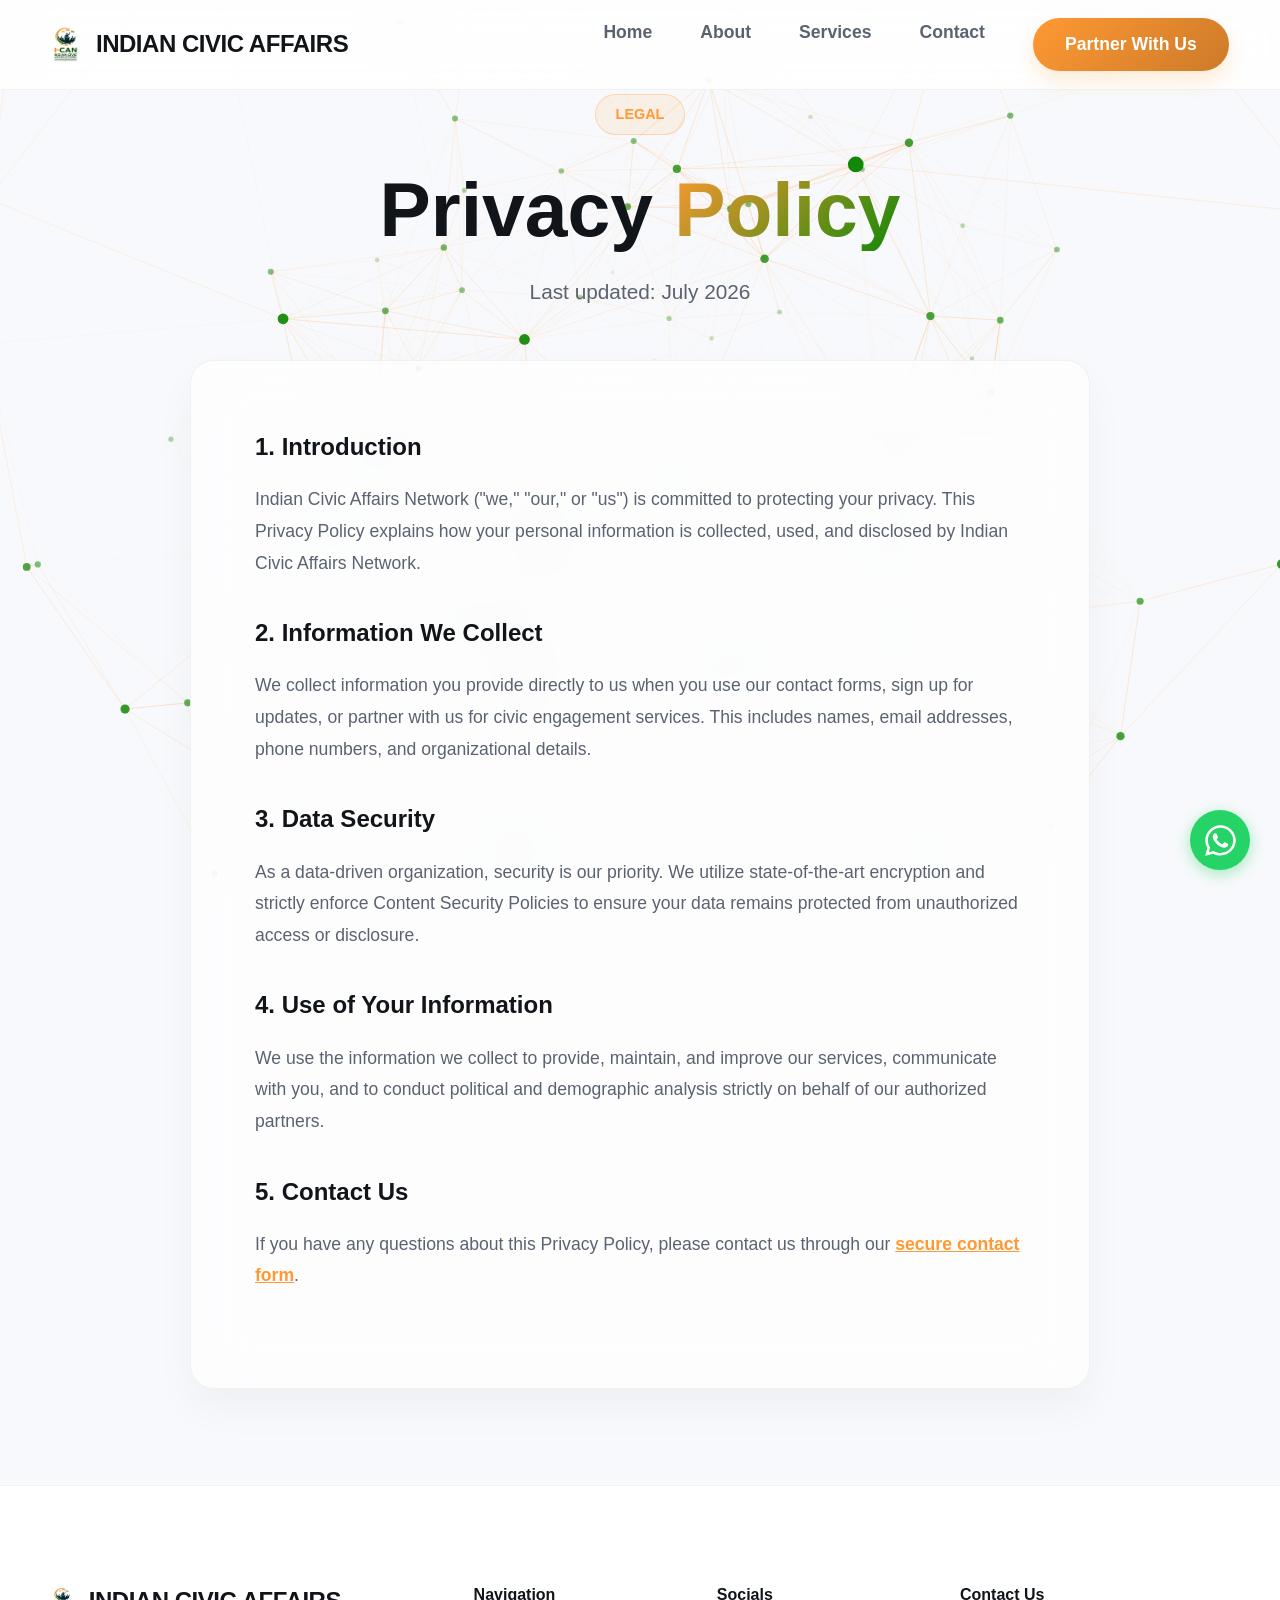
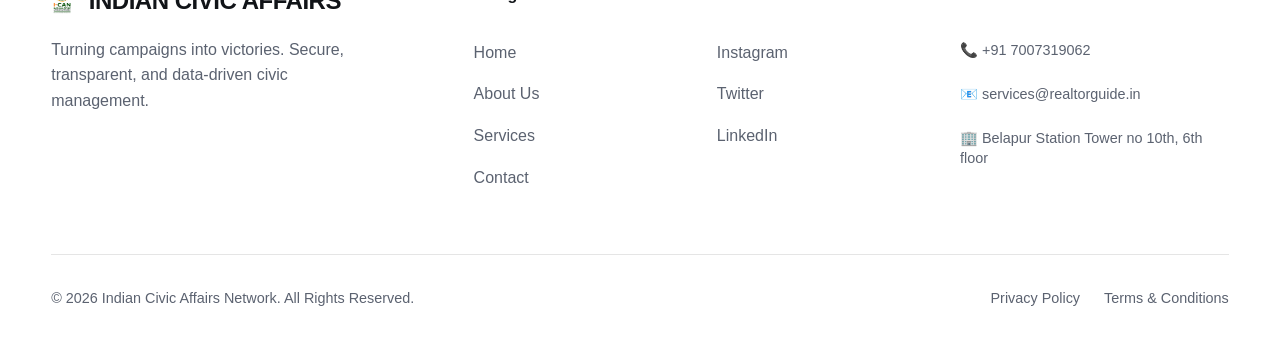
<file: privacy.html>
<!DOCTYPE html>
<html lang="en">
<head>
  <meta charset="UTF-8">
  <meta name="viewport" content="width=device-width, initial-scale=1.0, maximum-scale=5.0">
  <meta http-equiv="Content-Security-Policy" content="default-src 'self'; style-src 'self' 'unsafe-inline' https://fonts.googleapis.com; font-src https://fonts.gstatic.com; img-src 'self' data: https://www.instagram.com; script-src 'self' 'unsafe-inline' https://www.instagram.com;">
  
  <title>Privacy Policy | Indian Civic Affairs Network</title>
  
  <link rel="preconnect" href="https://fonts.googleapis.com">
  <link rel="preconnect" href="https://fonts.gstatic.com" crossorigin>
  <link href="https://fonts.googleapis.com/css2?family=Outfit:wght@400;500;600;700;800;900&display=swap" rel="stylesheet">
  <link rel="icon" type="image/png" href="assets/images/logo.png">
  <link rel="stylesheet" href="css/styles-v4.css">
</head>
<body>
  
  <canvas id="canvas-3d"></canvas>

  <header>
    <div class="container">
      <a href="index.html" class="logo">
        <img src="assets/images/logo.png" alt="Logo" style="height: 40px; width: auto;"> INDIAN CIVIC AFFAIRS
      </a>
      <button class="mobile-menu-toggle">☰</button>
      <nav class="nav-links">
        <a href="index.html">Home</a>
        <a href="about.html">About</a>
        <a href="services.html">Services</a>
        <a href="contact.html">Contact</a>
        <a href="contact.html" class="btn-primary desktop-only">Partner With Us</a>
      </nav>
    </div>
  </header>

  <section class="hero" style="min-height: 40vh;">
    <div class="container reveal-on-scroll">
      <div class="hero-content" style="max-width: 800px; margin: 0 auto; text-align: center;">
        <span class="hero-badge">Legal</span>
        <h1>Privacy <span class="gradient-text">Policy</span></h1>
        <p>Last updated: July 2026</p>
      </div>
    </div>
  </section>

  <section class="section" style="padding-top: 0;">
    <div class="container">
      <div class="glass-card reveal-on-scroll delay-1" style="max-width: 900px; margin: 0 auto; padding: 4rem;">
        
        <div style="color: var(--text-muted); line-height: 1.8;">
          <h3 style="color: var(--text-main); font-size: 1.5rem; margin-bottom: 1rem;">1. Introduction</h3>
          <p style="margin-bottom: 2rem;">Indian Civic Affairs Network ("we," "our," or "us") is committed to protecting your privacy. This Privacy Policy explains how your personal information is collected, used, and disclosed by Indian Civic Affairs Network.</p>

          <h3 style="color: var(--text-main); font-size: 1.5rem; margin-bottom: 1rem;">2. Information We Collect</h3>
          <p style="margin-bottom: 2rem;">We collect information you provide directly to us when you use our contact forms, sign up for updates, or partner with us for civic engagement services. This includes names, email addresses, phone numbers, and organizational details.</p>

          <h3 style="color: var(--text-main); font-size: 1.5rem; margin-bottom: 1rem;">3. Data Security</h3>
          <p style="margin-bottom: 2rem;">As a data-driven organization, security is our priority. We utilize state-of-the-art encryption and strictly enforce Content Security Policies to ensure your data remains protected from unauthorized access or disclosure.</p>

          <h3 style="color: var(--text-main); font-size: 1.5rem; margin-bottom: 1rem;">4. Use of Your Information</h3>
          <p style="margin-bottom: 2rem;">We use the information we collect to provide, maintain, and improve our services, communicate with you, and to conduct political and demographic analysis strictly on behalf of our authorized partners.</p>

          <h3 style="color: var(--text-main); font-size: 1.5rem; margin-bottom: 1rem;">5. Contact Us</h3>
          <p style="margin-bottom: 2rem;">If you have any questions about this Privacy Policy, please contact us through our <a href="contact.html" style="color: var(--accent-saffron); font-weight: 600;">secure contact form</a>.</p>
        </div>
        
      </div>
    </div>
  </section>

  <footer>
    <div class="container">
      <div class="footer-grid">
        <div>
          <a href="#" class="logo" style="margin-bottom: 1rem;"><img src="assets/images/logo.png" alt="Logo" style="height: 30px; width: auto;"> INDIAN CIVIC AFFAIRS</a>
          <p style="color: var(--text-muted); max-width: 300px;">Turning campaigns into victories. Secure, transparent, and data-driven civic management.</p>
        </div>
        <div class="footer-links">
          <h4>Navigation</h4>
          <a href="index.html">Home</a>
          <a href="about.html">About Us</a>
          <a href="services.html">Services</a>
          <a href="contact.html">Contact</a>
        </div>
        <div class="footer-links">
          <h4>Socials</h4>
          <a href="https://www.instagram.com/indiancivicaffairs/" target="_blank">Instagram</a>
          <a href="#">Twitter</a>
          <a href="#">LinkedIn</a>
        </div>
        <div class="footer-links">
          <h4>Contact Us</h4>
          <p style="color: var(--text-muted); font-size: 0.9rem; margin-bottom: 0.5rem; line-height: 1.4;">📞 +91 7007319062</p>
          <p style="color: var(--text-muted); font-size: 0.9rem; margin-bottom: 0.5rem; line-height: 1.4;">📧 services@realtorguide.in</p>
          <p style="color: var(--text-muted); font-size: 0.9rem; line-height: 1.4;">🏢 Belapur Station Tower no 10th, 6th floor</p>
        </div>
      </div>
      <div style="border-top: 1px solid rgba(0,0,0,0.1); padding-top: 2rem; display: flex; justify-content: space-between; align-items: center; flex-wrap: wrap;">
        <span style="color: var(--text-muted); font-size: 0.9rem;">&copy; 2026 Indian Civic Affairs Network. All Rights Reserved.</span>
        <div style="display: flex; gap: 1.5rem;">
          <a href="privacy.html" style="color: var(--text-muted); text-decoration: none; font-size: 0.9rem;">Privacy Policy</a>
          <a href="terms.html" style="color: var(--text-muted); text-decoration: none; font-size: 0.9rem;">Terms & Conditions</a>
        </div>
      </div>
    </div>
  </footer>

  <a href="https://wa.me/917007319062?text=Hello%20Indian%20Civic%20Affairs,%20I%20would%20like%20to%20know%20more%20about%20your%20services." target="_blank" class="whatsapp-float">
    <svg xmlns="http://www.w3.org/2000/svg" viewBox="0 0 448 512" fill="currentColor"><path d="M380.9 97.1C339 55.1 283.2 32 223.9 32c-122.4 0-222 99.6-222 222 0 39.1 10.2 77.3 29.6 111L0 480l117.7-30.9c32.4 17.7 68.9 27 106.1 27h.1c122.3 0 224.1-99.6 224.1-222 0-59.3-25.2-115-67.1-157zm-157 341.6c-33.2 0-65.7-8.9-94-25.7l-6.7-4-69.8 18.3L72 359.2l-4.4-7c-18.5-29.4-28.2-63.3-28.2-98.2 0-101.7 82.8-184.5 184.6-184.5 49.3 0 95.6 19.2 130.4 54.1 34.8 34.9 56.2 81.2 56.1 130.5 0 101.8-84.9 184.6-186.6 184.6zm101.2-138.2c-5.5-2.8-32.8-16.2-37.9-18-5.1-1.9-8.8-2.8-12.5 2.8-3.7 5.6-14.3 18-17.6 21.8-3.2 3.7-6.5 4.2-12 1.4-32.6-16.3-54-29.1-75.5-66-5.7-9.8 5.7-9.1 16.3-30.3 1.8-3.7 .9-6.9-.5-9.7-1.4-2.8-12.5-30.1-17.1-41.2-4.5-10.8-9.1-9.3-12.5-9.5-3.2-.2-6.9-.2-10.6-.2-3.7 0-9.7 1.4-14.8 6.9-5.1 5.6-19.4 19-19.4 46.3 0 27.3 19.9 53.7 22.6 57.4 2.8 3.7 39.1 59.7 94.8 83.8 35.2 15.2 49 16.5 66.6 13.9 10.7-1.6 32.8-13.4 37.4-26.4 4.6-13 4.6-24.1 3.2-26.4-1.3-2.5-5-3.9-10.5-6.6z"/></svg>
  </a>

  <script src="js/engine-3d-light.js"></script>
</body>
</html>
</file>
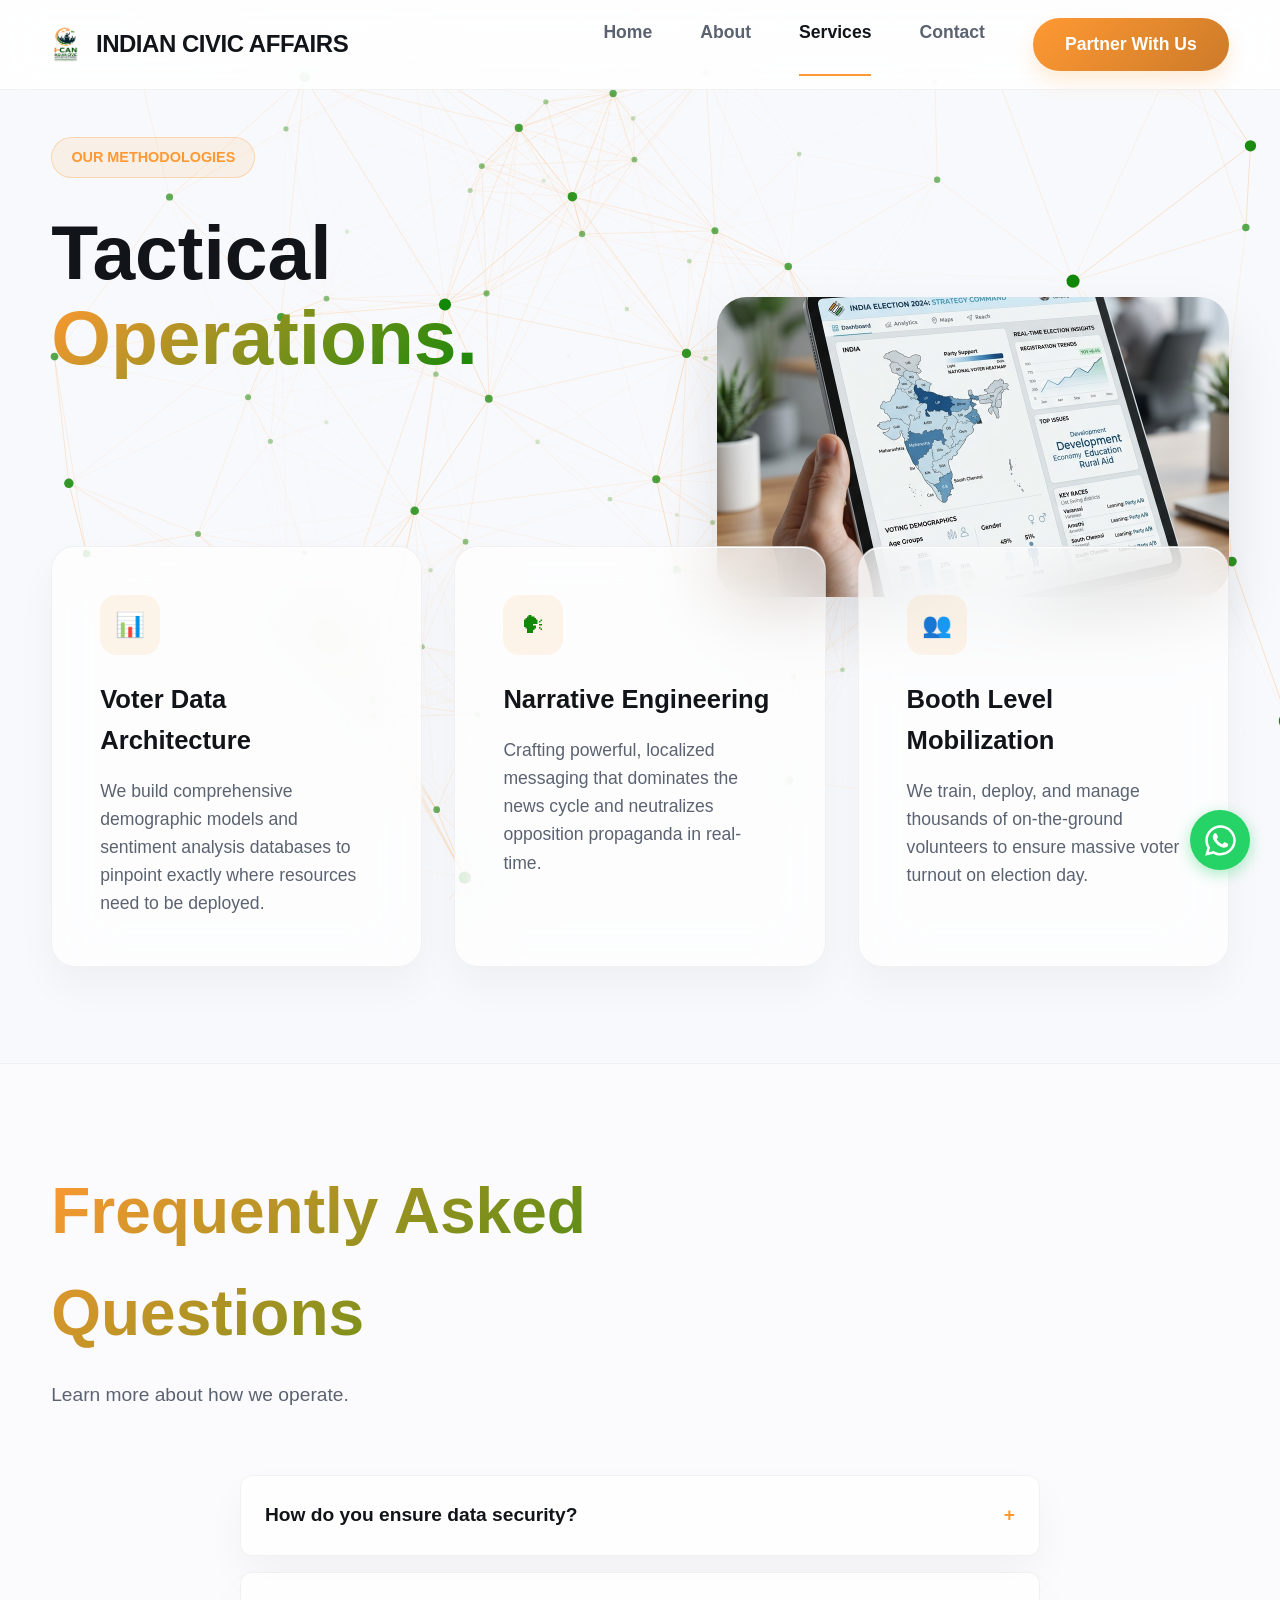
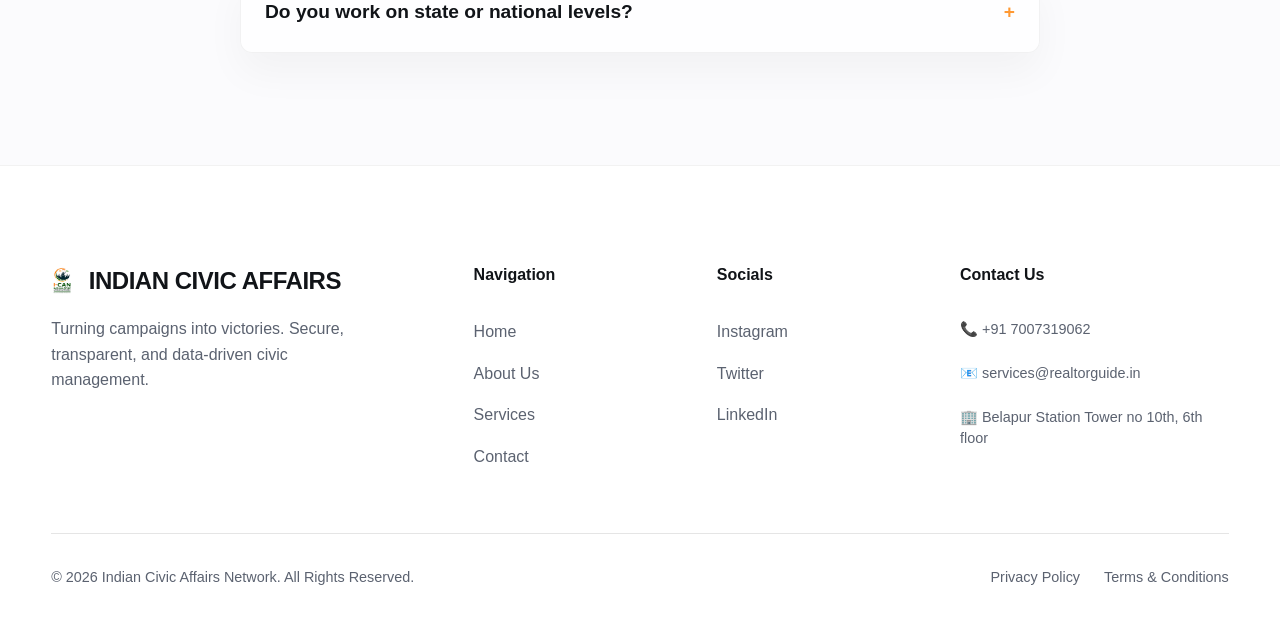
<file: services.html>
<!DOCTYPE html>
<html lang="en">
<head>
  <meta charset="UTF-8">
  <meta name="viewport" content="width=device-width, initial-scale=1.0, maximum-scale=5.0">
  <meta http-equiv="Content-Security-Policy" content="default-src 'self'; style-src 'self' 'unsafe-inline' https://fonts.googleapis.com; font-src https://fonts.gstatic.com; script-src 'self' 'unsafe-inline' https://www.instagram.com;">
  
  <title>Services | Indian Civic Affairs Network</title>
  
  <link rel="preconnect" href="https://fonts.googleapis.com">
  <link rel="preconnect" href="https://fonts.gstatic.com" crossorigin>
  <link href="https://fonts.googleapis.com/css2?family=Outfit:wght@400;500;600;700;800;900&display=swap" rel="stylesheet">
  <link rel="icon" type="image/png" href="assets/images/logo.png">
  <link rel="stylesheet" href="css/styles-v4.css">
</head>
<body>
  
  <canvas id="canvas-3d"></canvas>

  <header>
    <div class="container">
      <a href="index.html" class="logo">
        <img src="assets/images/logo.png" alt="Logo" style="height: 40px; width: auto;"> INDIAN CIVIC AFFAIRS
      </a>
      <button class="mobile-menu-toggle">☰</button>
      <nav class="nav-links">
        <a href="index.html">Home</a>
        <a href="about.html">About</a>
        <a href="services.html" class="active">Services</a>
        <a href="contact.html">Contact</a>
        <a href="contact.html" class="btn-primary desktop-only">Partner With Us</a>
      </nav>
    </div>
  </header>

  <section class="hero" style="min-height: 50vh;">
    <div class="container reveal-on-scroll">
      <div class="hero-content">
        <span class="hero-badge">Our Methodologies</span>
        <h1>Tactical <span class="gradient-text">Operations.</span></h1>
      </div>
      <div class="hero-image-wrapper reveal-on-scroll delay-2" style="height: 300px; width: 40%; top: 60%;">
        <img src="assets/images/political_dashboard.png" alt="Political Operations">
      </div>
    </div>
  </section>

  <section class="section">
    <div class="container">
      <div class="grid-3">
        <div class="glass-card reveal-on-scroll delay-1">
          <div class="card-icon" style="color: var(--accent-saffron);">&#x1f4ca;</div>
          <h3>Voter Data Architecture</h3>
          <p>We build comprehensive demographic models and sentiment analysis databases to pinpoint exactly where resources need to be deployed.</p>
        </div>
        
        <div class="glass-card reveal-on-scroll delay-2">
          <div class="card-icon" style="color: var(--accent-green);">&#x1f5e3;</div>
          <h3>Narrative Engineering</h3>
          <p>Crafting powerful, localized messaging that dominates the news cycle and neutralizes opposition propaganda in real-time.</p>
        </div>
        
        <div class="glass-card reveal-on-scroll delay-3">
          <div class="card-icon" style="color: var(--accent-dark);">&#x1f465;</div>
          <h3>Booth Level Mobilization</h3>
          <p>We train, deploy, and manage thousands of on-the-ground volunteers to ensure massive voter turnout on election day.</p>
        </div>
      </div>
    </div>
  </section>

  <!-- Interactive FAQ Section -->
  <section class="section" style="background: rgba(255,255,255,0.4); border-top: var(--glass-border);">
    <div class="container">
      <div class="section-header reveal-on-scroll">
        <h2 class="gradient-text">Frequently Asked Questions</h2>
        <p>Learn more about how we operate.</p>
      </div>
      
      <div style="max-width: 800px; margin: 0 auto;" class="reveal-on-scroll delay-1">
        <details style="background: var(--bg-card); padding: 1.5rem; border-radius: 12px; margin-bottom: 1rem; border: var(--glass-border); box-shadow: var(--shadow-light); cursor: pointer;">
          <summary style="font-weight: 700; font-size: 1.2rem; outline: none; list-style: none;">How do you ensure data security? <span style="float:right; color: var(--accent-saffron)">+</span></summary>
          <p style="margin-top: 1rem; color: var(--text-muted); line-height: 1.8;">Our infrastructure uses military-grade encryption and strict Content Security Policies (CSP) to ensure that voter data and internal strategies remain 100% confidential and unhackable.</p>
        </details>

        <details style="background: var(--bg-card); padding: 1.5rem; border-radius: 12px; margin-bottom: 1rem; border: var(--glass-border); box-shadow: var(--shadow-light); cursor: pointer;">
          <summary style="font-weight: 700; font-size: 1.2rem; outline: none; list-style: none;">Do you work on state or national levels? <span style="float:right; color: var(--accent-saffron)">+</span></summary>
          <p style="margin-top: 1rem; color: var(--text-muted); line-height: 1.8;">Both. Our network is highly scalable. We have managed hyper-local municipal elections as well as massive, multi-state national campaigns.</p>
        </details>
      </div>
    </div>
  </section>

  <footer>
    <div class="container">
      <div class="footer-grid">
        <div>
          <a href="#" class="logo" style="margin-bottom: 1rem;"><img src="assets/images/logo.png" alt="Logo" style="height: 30px; width: auto;"> INDIAN CIVIC AFFAIRS</a>
          <p style="color: var(--text-muted); max-width: 300px;">Turning campaigns into victories. Secure, transparent, and data-driven civic management.</p>
        </div>
        <div class="footer-links">
          <h4>Navigation</h4>
          <a href="index.html">Home</a>
          <a href="about.html">About Us</a>
          <a href="services.html">Services</a>
          <a href="contact.html">Contact</a>
        </div>
        <div class="footer-links">
          <h4>Socials</h4>
          <a href="https://www.instagram.com/indiancivicaffairs/" target="_blank">Instagram</a>
          <a href="#">Twitter</a>
          <a href="#">LinkedIn</a>
        </div>
        <div class="footer-links">
          <h4>Contact Us</h4>
          <p style="color: var(--text-muted); font-size: 0.9rem; margin-bottom: 0.5rem; line-height: 1.4;">📞 +91 7007319062</p>
          <p style="color: var(--text-muted); font-size: 0.9rem; margin-bottom: 0.5rem; line-height: 1.4;">📧 services@realtorguide.in</p>
          <p style="color: var(--text-muted); font-size: 0.9rem; line-height: 1.4;">🏢 Belapur Station Tower no 10th, 6th floor</p>
        </div>
      </div>
      <div style="border-top: 1px solid rgba(0,0,0,0.1); padding-top: 2rem; display: flex; justify-content: space-between; align-items: center; flex-wrap: wrap;">
        <span style="color: var(--text-muted); font-size: 0.9rem;">&copy; 2026 Indian Civic Affairs Network. All Rights Reserved.</span>
        <div style="display: flex; gap: 1.5rem;">
          <a href="privacy.html" style="color: var(--text-muted); text-decoration: none; font-size: 0.9rem;">Privacy Policy</a>
          <a href="terms.html" style="color: var(--text-muted); text-decoration: none; font-size: 0.9rem;">Terms & Conditions</a>
        </div>
      </div>
    </div>
  </footer>

  <a href="https://wa.me/917007319062?text=Hello%20Indian%20Civic%20Affairs,%20I%20would%20like%20to%20know%20more%20about%20your%20services." target="_blank" class="whatsapp-float">
    <svg xmlns="http://www.w3.org/2000/svg" viewBox="0 0 448 512" fill="currentColor"><path d="M380.9 97.1C339 55.1 283.2 32 223.9 32c-122.4 0-222 99.6-222 222 0 39.1 10.2 77.3 29.6 111L0 480l117.7-30.9c32.4 17.7 68.9 27 106.1 27h.1c122.3 0 224.1-99.6 224.1-222 0-59.3-25.2-115-67.1-157zm-157 341.6c-33.2 0-65.7-8.9-94-25.7l-6.7-4-69.8 18.3L72 359.2l-4.4-7c-18.5-29.4-28.2-63.3-28.2-98.2 0-101.7 82.8-184.5 184.6-184.5 49.3 0 95.6 19.2 130.4 54.1 34.8 34.9 56.2 81.2 56.1 130.5 0 101.8-84.9 184.6-186.6 184.6zm101.2-138.2c-5.5-2.8-32.8-16.2-37.9-18-5.1-1.9-8.8-2.8-12.5 2.8-3.7 5.6-14.3 18-17.6 21.8-3.2 3.7-6.5 4.2-12 1.4-32.6-16.3-54-29.1-75.5-66-5.7-9.8 5.7-9.1 16.3-30.3 1.8-3.7 .9-6.9-.5-9.7-1.4-2.8-12.5-30.1-17.1-41.2-4.5-10.8-9.1-9.3-12.5-9.5-3.2-.2-6.9-.2-10.6-.2-3.7 0-9.7 1.4-14.8 6.9-5.1 5.6-19.4 19-19.4 46.3 0 27.3 19.9 53.7 22.6 57.4 2.8 3.7 39.1 59.7 94.8 83.8 35.2 15.2 49 16.5 66.6 13.9 10.7-1.6 32.8-13.4 37.4-26.4 4.6-13 4.6-24.1 3.2-26.4-1.3-2.5-5-3.9-10.5-6.6z"/></svg>
  </a>

  <script src="js/engine-3d-light.js"></script>
</body>
</html>
</file>
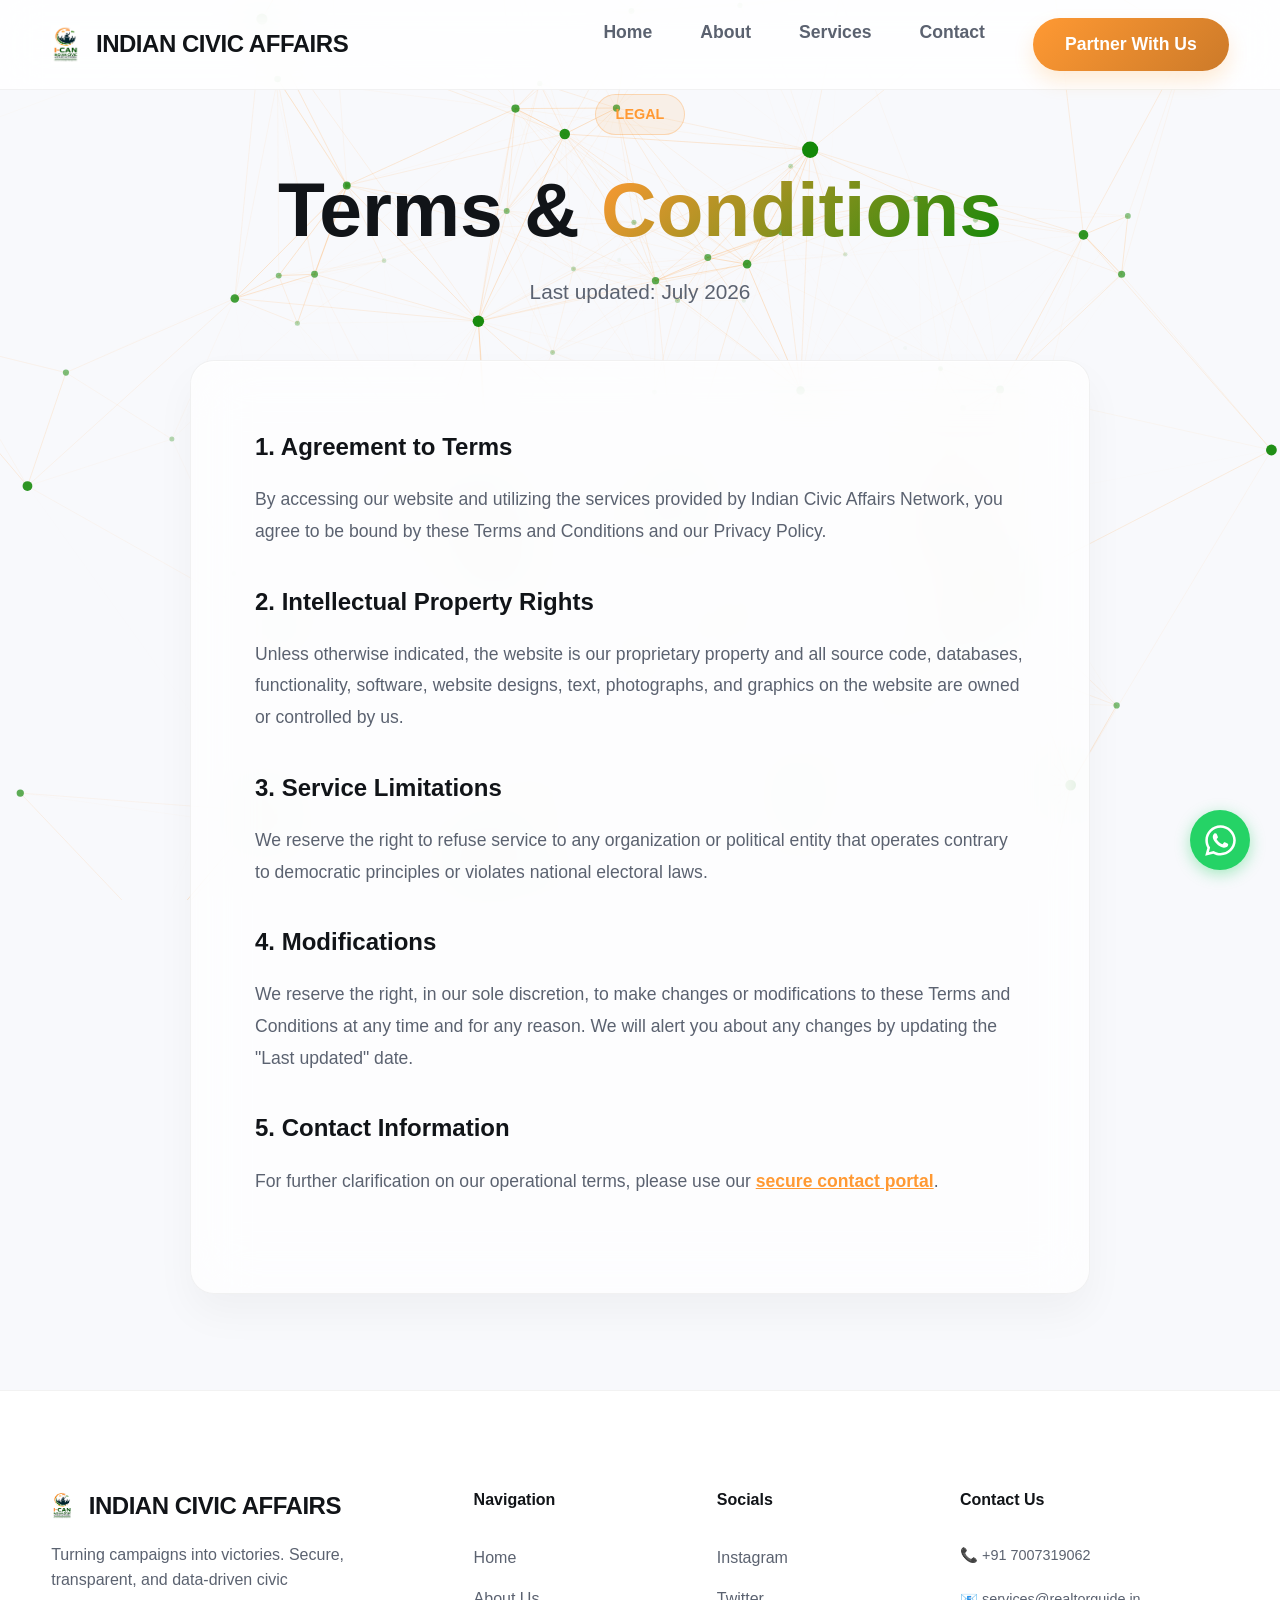
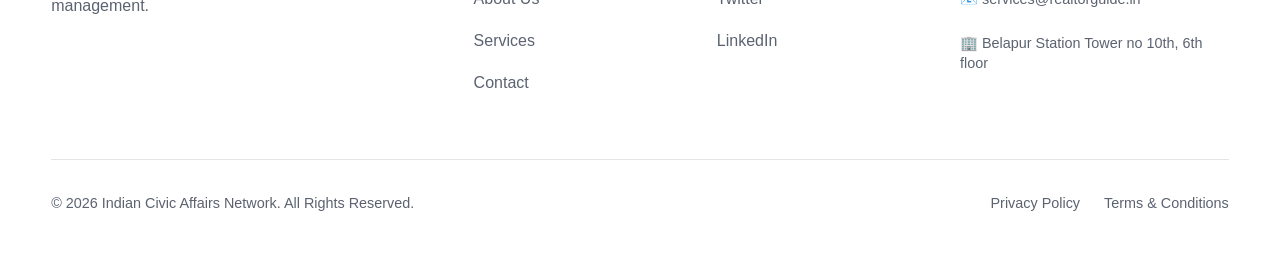
<file: terms.html>
<!DOCTYPE html>
<html lang="en">
<head>
  <meta charset="UTF-8">
  <meta name="viewport" content="width=device-width, initial-scale=1.0, maximum-scale=5.0">
  <meta http-equiv="Content-Security-Policy" content="default-src 'self'; style-src 'self' 'unsafe-inline' https://fonts.googleapis.com; font-src https://fonts.gstatic.com; img-src 'self' data: https://www.instagram.com; script-src 'self' 'unsafe-inline' https://www.instagram.com;">
  
  <title>Terms & Conditions | Indian Civic Affairs Network</title>
  
  <link rel="preconnect" href="https://fonts.googleapis.com">
  <link rel="preconnect" href="https://fonts.gstatic.com" crossorigin>
  <link href="https://fonts.googleapis.com/css2?family=Outfit:wght@400;500;600;700;800;900&display=swap" rel="stylesheet">
  <link rel="icon" type="image/png" href="assets/images/logo.png">
  <link rel="stylesheet" href="css/styles-v4.css">
</head>
<body>
  
  <canvas id="canvas-3d"></canvas>

  <header>
    <div class="container">
      <a href="index.html" class="logo">
        <img src="assets/images/logo.png" alt="Logo" style="height: 40px; width: auto;"> INDIAN CIVIC AFFAIRS
      </a>
      <button class="mobile-menu-toggle">☰</button>
      <nav class="nav-links">
        <a href="index.html">Home</a>
        <a href="about.html">About</a>
        <a href="services.html">Services</a>
        <a href="contact.html">Contact</a>
        <a href="contact.html" class="btn-primary desktop-only">Partner With Us</a>
      </nav>
    </div>
  </header>

  <section class="hero" style="min-height: 40vh;">
    <div class="container reveal-on-scroll">
      <div class="hero-content" style="max-width: 800px; margin: 0 auto; text-align: center;">
        <span class="hero-badge">Legal</span>
        <h1>Terms & <span class="gradient-text">Conditions</span></h1>
        <p>Last updated: July 2026</p>
      </div>
    </div>
  </section>

  <section class="section" style="padding-top: 0;">
    <div class="container">
      <div class="glass-card reveal-on-scroll delay-1" style="max-width: 900px; margin: 0 auto; padding: 4rem;">
        
        <div style="color: var(--text-muted); line-height: 1.8;">
          <h3 style="color: var(--text-main); font-size: 1.5rem; margin-bottom: 1rem;">1. Agreement to Terms</h3>
          <p style="margin-bottom: 2rem;">By accessing our website and utilizing the services provided by Indian Civic Affairs Network, you agree to be bound by these Terms and Conditions and our Privacy Policy.</p>

          <h3 style="color: var(--text-main); font-size: 1.5rem; margin-bottom: 1rem;">2. Intellectual Property Rights</h3>
          <p style="margin-bottom: 2rem;">Unless otherwise indicated, the website is our proprietary property and all source code, databases, functionality, software, website designs, text, photographs, and graphics on the website are owned or controlled by us.</p>

          <h3 style="color: var(--text-main); font-size: 1.5rem; margin-bottom: 1rem;">3. Service Limitations</h3>
          <p style="margin-bottom: 2rem;">We reserve the right to refuse service to any organization or political entity that operates contrary to democratic principles or violates national electoral laws.</p>

          <h3 style="color: var(--text-main); font-size: 1.5rem; margin-bottom: 1rem;">4. Modifications</h3>
          <p style="margin-bottom: 2rem;">We reserve the right, in our sole discretion, to make changes or modifications to these Terms and Conditions at any time and for any reason. We will alert you about any changes by updating the "Last updated" date.</p>

          <h3 style="color: var(--text-main); font-size: 1.5rem; margin-bottom: 1rem;">5. Contact Information</h3>
          <p style="margin-bottom: 2rem;">For further clarification on our operational terms, please use our <a href="contact.html" style="color: var(--accent-saffron); font-weight: 600;">secure contact portal</a>.</p>
        </div>
        
      </div>
    </div>
  </section>

  <footer>
    <div class="container">
      <div class="footer-grid">
        <div>
          <a href="#" class="logo" style="margin-bottom: 1rem;"><img src="assets/images/logo.png" alt="Logo" style="height: 30px; width: auto;"> INDIAN CIVIC AFFAIRS</a>
          <p style="color: var(--text-muted); max-width: 300px;">Turning campaigns into victories. Secure, transparent, and data-driven civic management.</p>
        </div>
        <div class="footer-links">
          <h4>Navigation</h4>
          <a href="index.html">Home</a>
          <a href="about.html">About Us</a>
          <a href="services.html">Services</a>
          <a href="contact.html">Contact</a>
        </div>
        <div class="footer-links">
          <h4>Socials</h4>
          <a href="https://www.instagram.com/indiancivicaffairs/" target="_blank">Instagram</a>
          <a href="#">Twitter</a>
          <a href="#">LinkedIn</a>
        </div>
        <div class="footer-links">
          <h4>Contact Us</h4>
          <p style="color: var(--text-muted); font-size: 0.9rem; margin-bottom: 0.5rem; line-height: 1.4;">📞 +91 7007319062</p>
          <p style="color: var(--text-muted); font-size: 0.9rem; margin-bottom: 0.5rem; line-height: 1.4;">📧 services@realtorguide.in</p>
          <p style="color: var(--text-muted); font-size: 0.9rem; line-height: 1.4;">🏢 Belapur Station Tower no 10th, 6th floor</p>
        </div>
      </div>
      <div style="border-top: 1px solid rgba(0,0,0,0.1); padding-top: 2rem; display: flex; justify-content: space-between; align-items: center; flex-wrap: wrap;">
        <span style="color: var(--text-muted); font-size: 0.9rem;">&copy; 2026 Indian Civic Affairs Network. All Rights Reserved.</span>
        <div style="display: flex; gap: 1.5rem;">
          <a href="privacy.html" style="color: var(--text-muted); text-decoration: none; font-size: 0.9rem;">Privacy Policy</a>
          <a href="terms.html" style="color: var(--text-muted); text-decoration: none; font-size: 0.9rem;">Terms & Conditions</a>
        </div>
      </div>
    </div>
  </footer>

  <a href="https://wa.me/917007319062?text=Hello%20Indian%20Civic%20Affairs,%20I%20would%20like%20to%20know%20more%20about%20your%20services." target="_blank" class="whatsapp-float">
    <svg xmlns="http://www.w3.org/2000/svg" viewBox="0 0 448 512" fill="currentColor"><path d="M380.9 97.1C339 55.1 283.2 32 223.9 32c-122.4 0-222 99.6-222 222 0 39.1 10.2 77.3 29.6 111L0 480l117.7-30.9c32.4 17.7 68.9 27 106.1 27h.1c122.3 0 224.1-99.6 224.1-222 0-59.3-25.2-115-67.1-157zm-157 341.6c-33.2 0-65.7-8.9-94-25.7l-6.7-4-69.8 18.3L72 359.2l-4.4-7c-18.5-29.4-28.2-63.3-28.2-98.2 0-101.7 82.8-184.5 184.6-184.5 49.3 0 95.6 19.2 130.4 54.1 34.8 34.9 56.2 81.2 56.1 130.5 0 101.8-84.9 184.6-186.6 184.6zm101.2-138.2c-5.5-2.8-32.8-16.2-37.9-18-5.1-1.9-8.8-2.8-12.5 2.8-3.7 5.6-14.3 18-17.6 21.8-3.2 3.7-6.5 4.2-12 1.4-32.6-16.3-54-29.1-75.5-66-5.7-9.8 5.7-9.1 16.3-30.3 1.8-3.7 .9-6.9-.5-9.7-1.4-2.8-12.5-30.1-17.1-41.2-4.5-10.8-9.1-9.3-12.5-9.5-3.2-.2-6.9-.2-10.6-.2-3.7 0-9.7 1.4-14.8 6.9-5.1 5.6-19.4 19-19.4 46.3 0 27.3 19.9 53.7 22.6 57.4 2.8 3.7 39.1 59.7 94.8 83.8 35.2 15.2 49 16.5 66.6 13.9 10.7-1.6 32.8-13.4 37.4-26.4 4.6-13 4.6-24.1 3.2-26.4-1.3-2.5-5-3.9-10.5-6.6z"/></svg>
  </a>

  <script src="js/engine-3d-light.js"></script>
</body>
</html>
</file>
<file: css/styles-v4.css>
/* ==========================================================================
   ULTRA PREMIUM DESIGN SYSTEM - styles-v4.css (LIGHT THEME + RICH MEDIA)
   ========================================================================== */

:root {
  /* Light Theme Variables */
  --bg-light: #f8f9fc;
  --bg-card: rgba(255, 255, 255, 0.7);
  --bg-card-hover: rgba(255, 255, 255, 0.9);
  
  /* Indian Flag Inspired Accents (Ultra Modern) */
  --accent-saffron: #ff9933;
  --accent-green: #138808;
  --accent-dark: #1e2022;
  
  /* Typography */
  --font-primary: 'Outfit', -apple-system, BlinkMacSystemFont, 'Segoe UI', Roboto, Helvetica, Arial, sans-serif;
  --text-main: #111418;
  --text-muted: #5b6270;
  
  /* Layout */
  --max-width: 1400px;
  --header-height: 90px;
  
  /* Deep Shadows & Borders */
  --glass-border: 1px solid rgba(0, 0, 0, 0.05);
  --glass-border-hover: 1px solid rgba(0, 0, 0, 0.1);
  --shadow-light: 0 20px 40px rgba(0,0,0,0.04), inset 0 1px 0 rgba(255,255,255,1);
}

*, *::before, *::after {
  box-sizing: border-box;
  margin: 0;
  padding: 0;
}

html {
  scroll-behavior: smooth;
  font-size: 16px;
  background: var(--bg-light);
}

body {
  font-family: var(--font-primary);
  background-color: transparent;
  color: var(--text-main);
  line-height: 1.6;
  overflow-x: hidden;
  -webkit-font-smoothing: antialiased;
}

/* WebGL Background */
#canvas-3d {
  position: fixed;
  top: 0; left: 0;
  width: 100vw; height: 100vh;
  z-index: -10;
  pointer-events: none;
}

.container {
  width: 100%;
  max-width: var(--max-width);
  margin: 0 auto;
  padding: 0 4vw;
}

.gradient-text {
  background: linear-gradient(135deg, var(--accent-saffron), var(--accent-green));
  -webkit-background-clip: text;
  -webkit-text-fill-color: transparent;
  display: inline-block;
}

/* ==========================================================================
   Navigation (Light Header)
   ========================================================================== */
header {
  position: fixed;
  top: 0; left: 0; width: 100%;
  height: var(--header-height);
  z-index: 9999;
  background: rgba(255, 255, 255, 0.85);
  backdrop-filter: blur(20px);
  -webkit-backdrop-filter: blur(20px);
  border-bottom: var(--glass-border);
  transition: all 0.4s ease;
}

.mobile-menu-toggle {
  display: none; /* Hidden on desktop */
  cursor: pointer;
}

header .container {
  display: flex;
  align-items: center;
  justify-content: space-between;
  height: 100%;
}

.logo {
  display: flex;
  align-items: center;
  gap: 1rem;
  font-size: 1.5rem;
  font-weight: 900;
  color: var(--text-main);
  text-decoration: none;
  letter-spacing: -0.02em;
}

.nav-links {
  display: flex;
  gap: 3rem;
}

.nav-links a {
  color: var(--text-muted);
  text-decoration: none;
  font-weight: 600;
  font-size: 1.1rem;
  transition: color 0.3s ease;
  position: relative;
}

.nav-links a:hover, .nav-links a.active {
  color: var(--text-main);
}

.nav-links a::after {
  content: '';
  position: absolute;
  bottom: -5px; left: 0;
  width: 100%; height: 2px;
  background: var(--accent-saffron);
  transform: scaleX(0);
  transform-origin: right;
  transition: transform 0.4s cubic-bezier(0.86, 0, 0.07, 1);
}

.nav-links a:hover::after, .nav-links a.active::after {
  transform: scaleX(1);
  transform-origin: left;
}

.btn-primary {
  background: linear-gradient(135deg, var(--accent-saffron), #cc7a29);
  color: #fff !important;
  padding: 0.8rem 2rem;
  border-radius: 50px;
  font-weight: 700;
  text-decoration: none;
  border: none;
  box-shadow: 0 10px 20px rgba(255,153,51,0.2);
  transition: all 0.3s ease;
  cursor: pointer;
  display: inline-flex;
  align-items: center;
  justify-content: center;
}
.btn-primary:hover {
  transform: translateY(-3px) scale(1.02);
  box-shadow: 0 15px 30px rgba(255,153,51,0.3);
}

/* ==========================================================================
   Hero Section with Custom Image
   ========================================================================== */
.hero {
  min-height: 100vh;
  display: flex;
  align-items: center;
  padding-top: var(--header-height);
  position: relative;
}
.hero-content {
  max-width: 600px;
  position: relative;
  z-index: 2;
}
.hero-image-wrapper {
  position: absolute;
  right: 4vw;
  top: 50%;
  transform: translateY(-50%);
  width: 45%;
  height: 600px;
  border-radius: 30px;
  overflow: hidden;
  box-shadow: 0 30px 60px rgba(0,0,0,0.1);
  z-index: 1;
}
.hero-image-wrapper img {
  width: 100%;
  height: 100%;
  object-fit: cover;
}

.hero-badge {
  display: inline-block;
  padding: 0.5rem 1.2rem;
  border-radius: 50px;
  background: rgba(255, 153, 51, 0.1);
  border: 1px solid rgba(255, 153, 51, 0.3);
  color: var(--accent-saffron);
  font-weight: 700;
  margin-bottom: 2rem;
  text-transform: uppercase;
  font-size: 0.9rem;
}

.hero h1 {
  font-size: clamp(3rem, 6vw, 6rem);
  font-weight: 900;
  line-height: 1.1;
  margin-bottom: 1.5rem;
  color: var(--text-main);
}

.hero p {
  font-size: clamp(1.1rem, 2vw, 1.3rem);
  color: var(--text-muted);
  margin-bottom: 3rem;
  font-weight: 400;
}

/* ==========================================================================
   Infinite Data Marquee
   ========================================================================== */
.marquee-section {
  background: var(--text-main);
  padding: 2rem 0;
  overflow: hidden;
  position: relative;
  z-index: 10;
  transform: rotate(-1.5deg) scale(1.05); /* Stylish angled layout */
  margin: 4rem 0;
  box-shadow: 0 20px 40px rgba(0,0,0,0.1);
}

.marquee-content {
  display: inline-block;
  white-space: nowrap;
  animation: marquee-scroll 20s linear infinite;
  font-size: 1.5rem;
  font-weight: 800;
  color: #fff;
}

.marquee-content span {
  margin: 0 2rem;
  color: var(--accent-saffron);
}

@keyframes marquee-scroll {
  0% { transform: translateX(0); }
  100% { transform: translateX(-50%); }
}

/* ==========================================================================
   Premium Light Glass Cards
   ========================================================================== */
.section { padding: 6rem 0; position: relative; z-index: 10; }
.section-header { margin-bottom: 4rem; max-width: 700px; }
.section-header h2 { font-size: clamp(2.5rem, 5vw, 4rem); margin-bottom: 1rem; }
.section-header p { font-size: 1.2rem; color: var(--text-muted); }

.grid-3 {
  display: grid;
  grid-template-columns: repeat(auto-fit, minmax(320px, 1fr));
  gap: 2rem;
}

.glass-card {
  background: var(--bg-card);
  backdrop-filter: blur(30px);
  -webkit-backdrop-filter: blur(30px);
  border: var(--glass-border);
  border-radius: 24px;
  padding: 3rem;
  transition: all 0.4s ease;
  box-shadow: var(--shadow-light);
}

.glass-card:hover {
  transform: translateY(-8px);
  background: var(--bg-card-hover);
  box-shadow: 0 30px 60px rgba(0,0,0,0.08);
}

.card-icon {
  width: 60px; height: 60px;
  background: rgba(255,153,51,0.1);
  border-radius: 16px;
  display: flex; align-items: center; justify-content: center;
  font-size: 1.5rem; margin-bottom: 1.5rem;
}

.glass-card h3 { font-size: 1.6rem; margin-bottom: 1rem; }
.glass-card p { color: var(--text-muted); font-size: 1.1rem; }

/* ==========================================================================
   Custom Instagram Grid (Visual Replica)
   ========================================================================== */
.insta-grid {
  display: grid;
  grid-template-columns: repeat(3, 1fr);
  gap: 2rem;
}

.insta-post {
  position: relative;
  aspect-ratio: 4/5;
  border-radius: 20px;
  overflow: hidden;
  box-shadow: var(--shadow-light);
  cursor: pointer;
  background: #fff;
}

.insta-post img {
  width: 100%; height: 100%; object-fit: cover;
  transition: transform 0.6s ease;
}

.insta-overlay {
  position: absolute;
  top: 0; left: 0; width: 100%; height: 100%;
  background: linear-gradient(to top, rgba(0,0,0,0.8), transparent);
  display: flex;
  flex-direction: column;
  justify-content: flex-end;
  padding: 1.5rem;
  opacity: 0;
  transition: opacity 0.4s ease;
  color: #fff;
}

.insta-post:hover img { transform: scale(1.05); }
.insta-post:hover .insta-overlay { opacity: 1; }

.play-button {
  position: absolute;
  top: 50%; left: 50%;
  transform: translate(-50%, -50%);
  width: 60px; height: 60px;
  background: rgba(255,255,255,0.2);
  backdrop-filter: blur(10px);
  border-radius: 50%;
  display: flex; align-items: center; justify-content: center;
  font-size: 1.5rem; color: #fff;
  opacity: 1; transition: 0.3s;
}
.insta-post:hover .play-button { transform: translate(-50%, -50%) scale(1.2); background: var(--accent-saffron); }

/* ==========================================================================
   3D Timeline (About Page)
   ========================================================================== */
.timeline {
  position: relative;
  max-width: 1000px;
  margin: 0 auto;
}
.timeline::after {
  content: '';
  position: absolute;
  width: 4px;
  background: rgba(0,0,0,0.05);
  top: 0; bottom: 0; left: 50%;
  margin-left: -2px;
}
.timeline-item {
  padding: 10px 40px;
  position: relative;
  background-color: inherit;
  width: 50%;
}
.timeline-item::after {
  content: '';
  position: absolute;
  width: 20px; height: 20px;
  right: -10px;
  background-color: var(--bg-light);
  border: 4px solid var(--accent-saffron);
  top: 30px; border-radius: 50%; z-index: 1;
}
.left-side { left: 0; }
.right-side { left: 50%; }
.right-side::after { left: -10px; }

.timeline-content {
  padding: 2rem;
  background: var(--bg-card);
  backdrop-filter: blur(20px);
  border-radius: 20px;
  box-shadow: var(--shadow-light);
  border: var(--glass-border);
}
.timeline-content h3 { color: var(--accent-saffron); margin-bottom: 0.5rem; }

/* ==========================================================================
   Footer
   ========================================================================== */
footer {
  background: #fff;
  border-top: var(--glass-border);
  padding: 6rem 0 3rem 0;
  position: relative;
  z-index: 10;
}
.footer-grid {
  display: grid;
  grid-template-columns: 2fr 1fr 1fr 1.5fr;
  gap: 4rem;
  margin-bottom: 4rem;
}
.footer-links { display: flex; flex-direction: column; gap: 1rem; }
.footer-links h4 { color: var(--text-main); margin-bottom: 1rem; }
.footer-links a { color: var(--text-muted); text-decoration: none; font-weight: 500; transition: 0.3s; }
.footer-links a:hover { color: var(--accent-saffron); }

/* Scroll Anims */
.reveal-on-scroll {
  opacity: 0; transform: translateY(30px);
  transition: all 0.8s cubic-bezier(0.2, 0.8, 0.2, 1);
}
.reveal-on-scroll.visible { opacity: 1; transform: translateY(0); }
.delay-1 { transition-delay: 0.1s; } .delay-2 { transition-delay: 0.2s; }

/* Mobile Ultra-Premium Layout */
@media (max-width: 900px) {
  /* Hero Section: Keep the image, stack it elegantly */
  .hero {
    flex-direction: column;
    padding-top: calc(var(--header-height) + 1rem);
    text-align: center;
    min-height: auto;
    padding-bottom: 3rem;
  }
  .hero-content {
    max-width: 100%;
    margin-bottom: 1.5rem;
  }
  .hero h1 { font-size: clamp(2.2rem, 7vw, 3rem); margin-bottom: 1rem; }
  .hero p { font-size: 1rem; margin-bottom: 2rem; }
  .hero-image-wrapper {
    position: relative !important;
    right: auto !important;
    top: auto !important;
    transform: none !important;
    width: 100% !important;
    height: 250px !important;
    margin: 0 auto !important;
    border-radius: 16px !important;
  }

  /* Relax section spacing on mobile */
  .section { padding: 3rem 0; }
  .section-header { margin-bottom: 2rem; }
  .section-header h2 { font-size: 2rem; }
  .marquee-section { margin: 2rem 0; padding: 1.5rem 0; }
  .marquee-content { font-size: 1.2rem; }

  /* Clean Vertical Stacking with Reduced Padding to avoid congestion */
  .grid-3, .insta-grid {
    grid-template-columns: 1fr;
    gap: 1.5rem;
  }
  .glass-card {
    padding: 1.5rem;
    border-radius: 16px;
  }
  .card-icon {
    width: 45px; height: 45px; font-size: 1.2rem; margin-bottom: 1rem;
  }
  .glass-card h3 { font-size: 1.3rem; margin-bottom: 0.5rem; }
  .glass-card p { font-size: 1rem; }
  
  .insta-post { aspect-ratio: 1/1; border-radius: 16px; }

  /* Timeline fixes */
  .timeline::after { left: 31px; }
  .timeline-item { width: 100%; padding-left: 70px; padding-right: 15px; }
  .left-side::after, .right-side::after { left: 21px; }
  .right-side { left: 0; }
  .timeline-content { padding: 1.5rem; }
}

@media (max-width: 768px) {
  .nav-links {
    position: fixed; top: var(--header-height); left: 0; width: 100%; height: 100vh;
    background: rgba(255,255,255,0.95); backdrop-filter: blur(20px);
    flex-direction: column; align-items: center; justify-content: flex-start; padding-top: 4rem; gap: 3rem;
    transform: translateY(-100%); opacity: 0; transition: all 0.4s ease;
    pointer-events: none; /* Prevents blocking clicks when invisible */
  }
  .nav-links.active { transform: translateY(0); opacity: 1; pointer-events: auto; }
  .desktop-only { display: none; }
  .mobile-menu-toggle { display: block; color: var(--text-main); font-size: 2rem; border: none; background: transparent; position: relative; z-index: 1000; }
  .footer-grid { grid-template-columns: 1fr; text-align: center; }
  .footer-links { align-items: center; }
}

/* WhatsApp Floating Button */
.whatsapp-float {
  position: fixed;
  bottom: 30px;
  right: 30px;
  width: 60px;
  height: 60px;
  background-color: #25d366;
  color: #FFF;
  border-radius: 50px;
  text-align: center;
  font-size: 30px;
  box-shadow: 0 4px 15px rgba(37, 211, 102, 0.4);
  z-index: 9999;
  display: flex;
  align-items: center;
  justify-content: center;
  text-decoration: none;
  transition: transform 0.3s cubic-bezier(0.175, 0.885, 0.32, 1.275);
}
.whatsapp-float:hover {
  transform: scale(1.1) translateY(-5px);
}
.whatsapp-float svg {
  width: 35px;
  height: 35px;
  fill: currentColor;
}
@media (max-width: 768px) {
  .whatsapp-float {
    bottom: 20px;
    right: 20px;
    width: 50px;
    height: 50px;
  }
  .whatsapp-float svg {
    width: 28px;
    height: 28px;
  }
}
</file>
